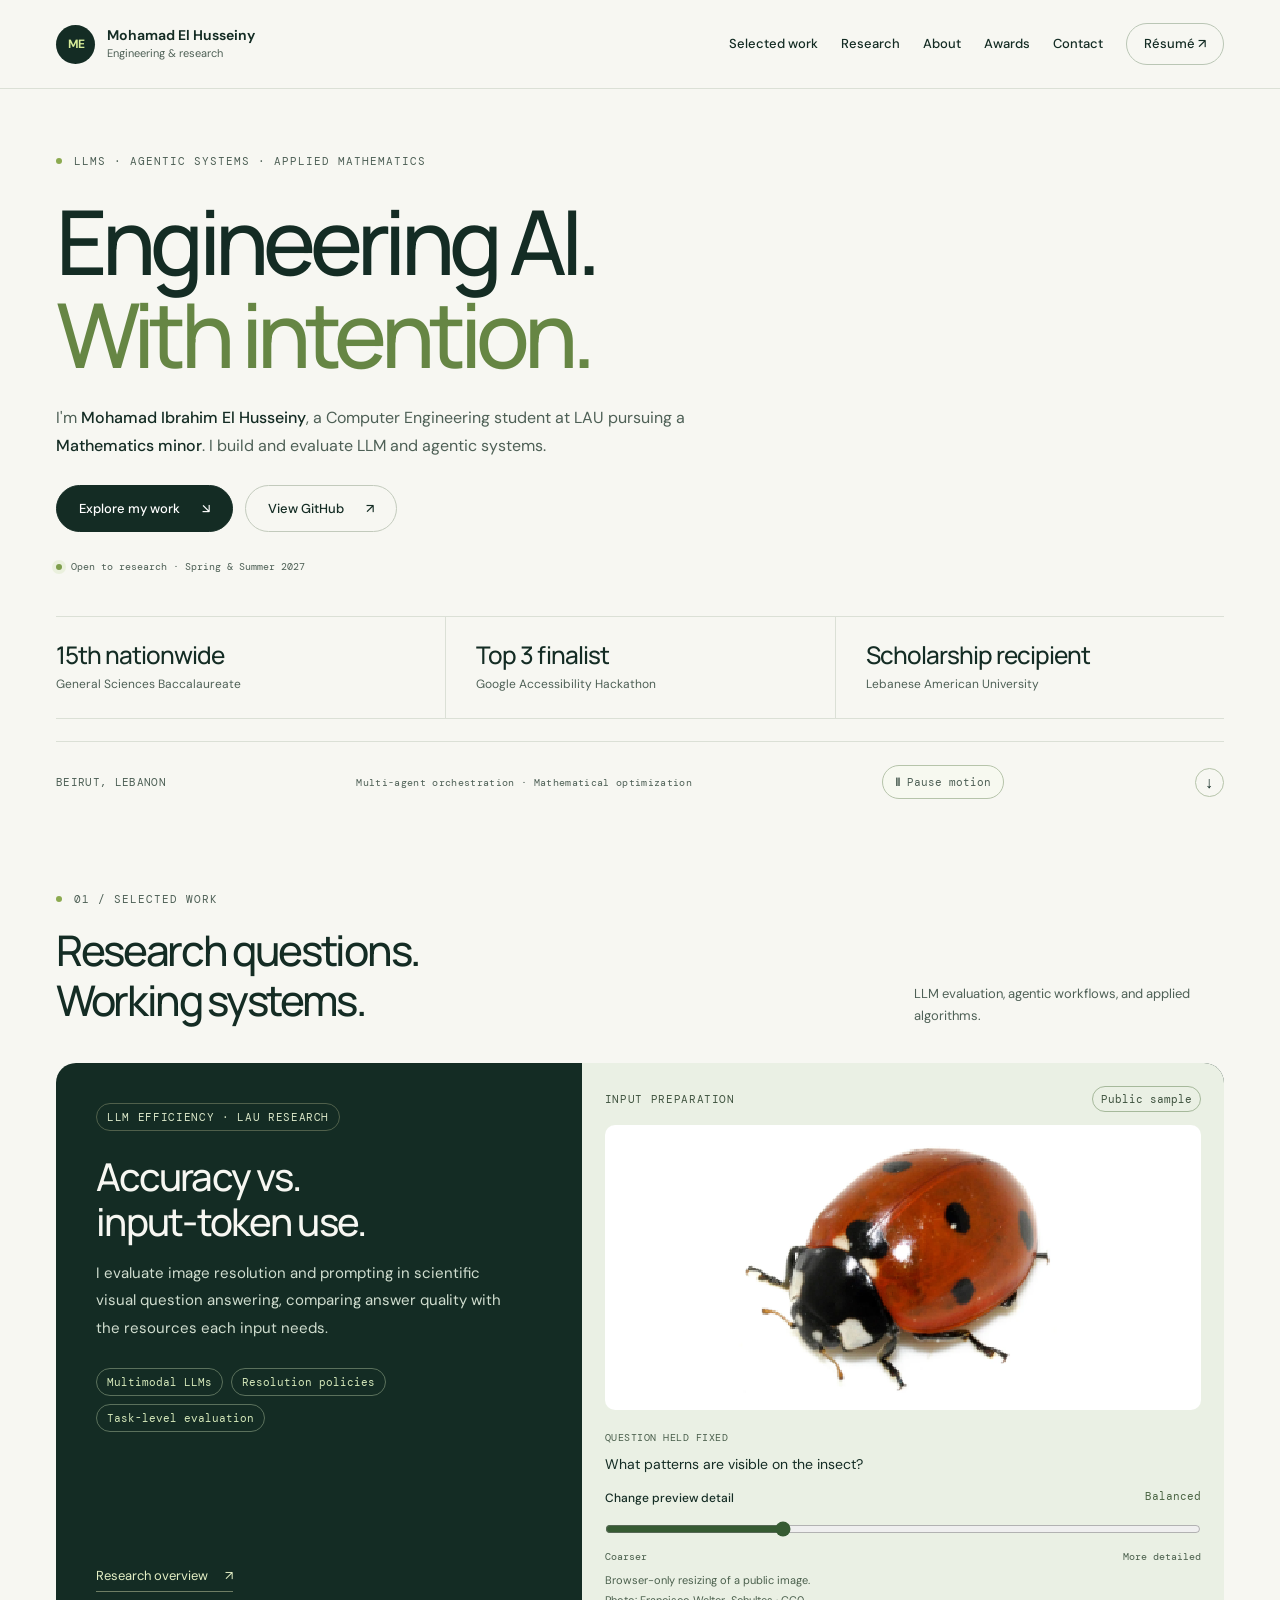
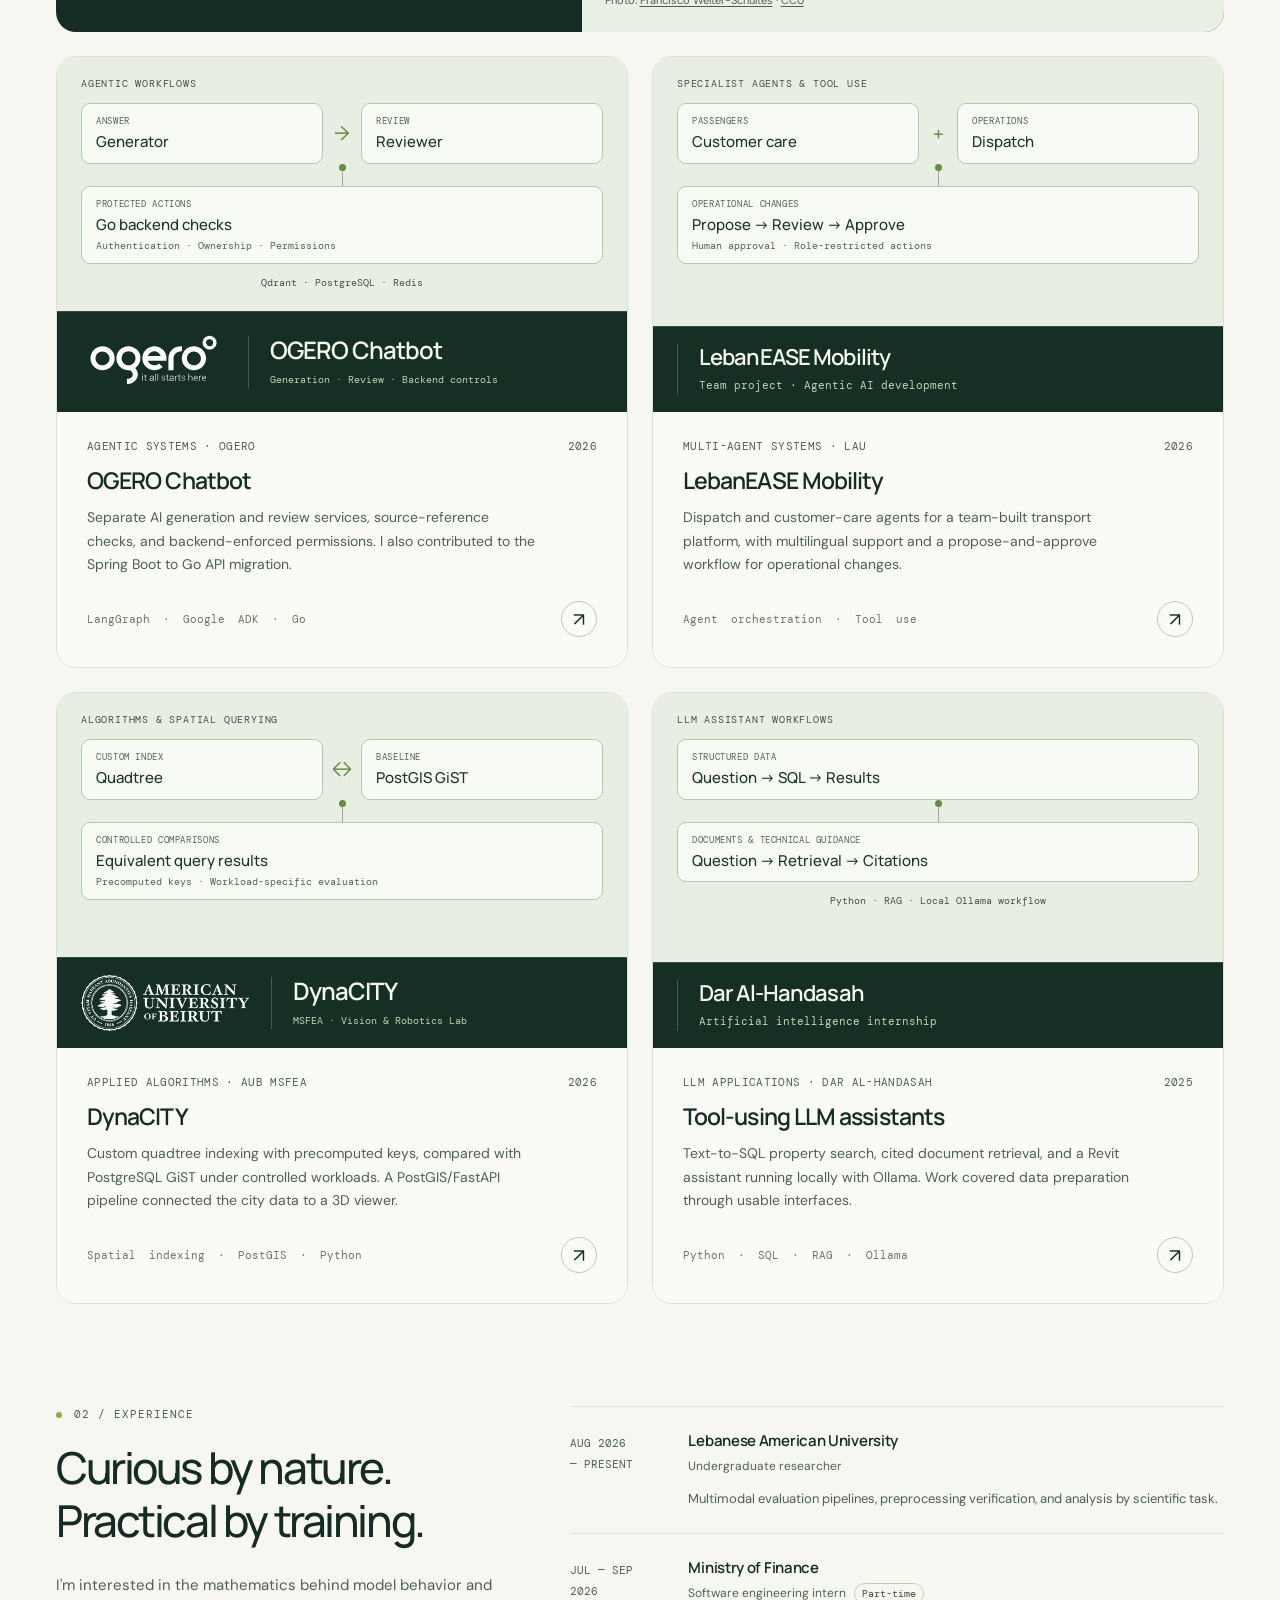
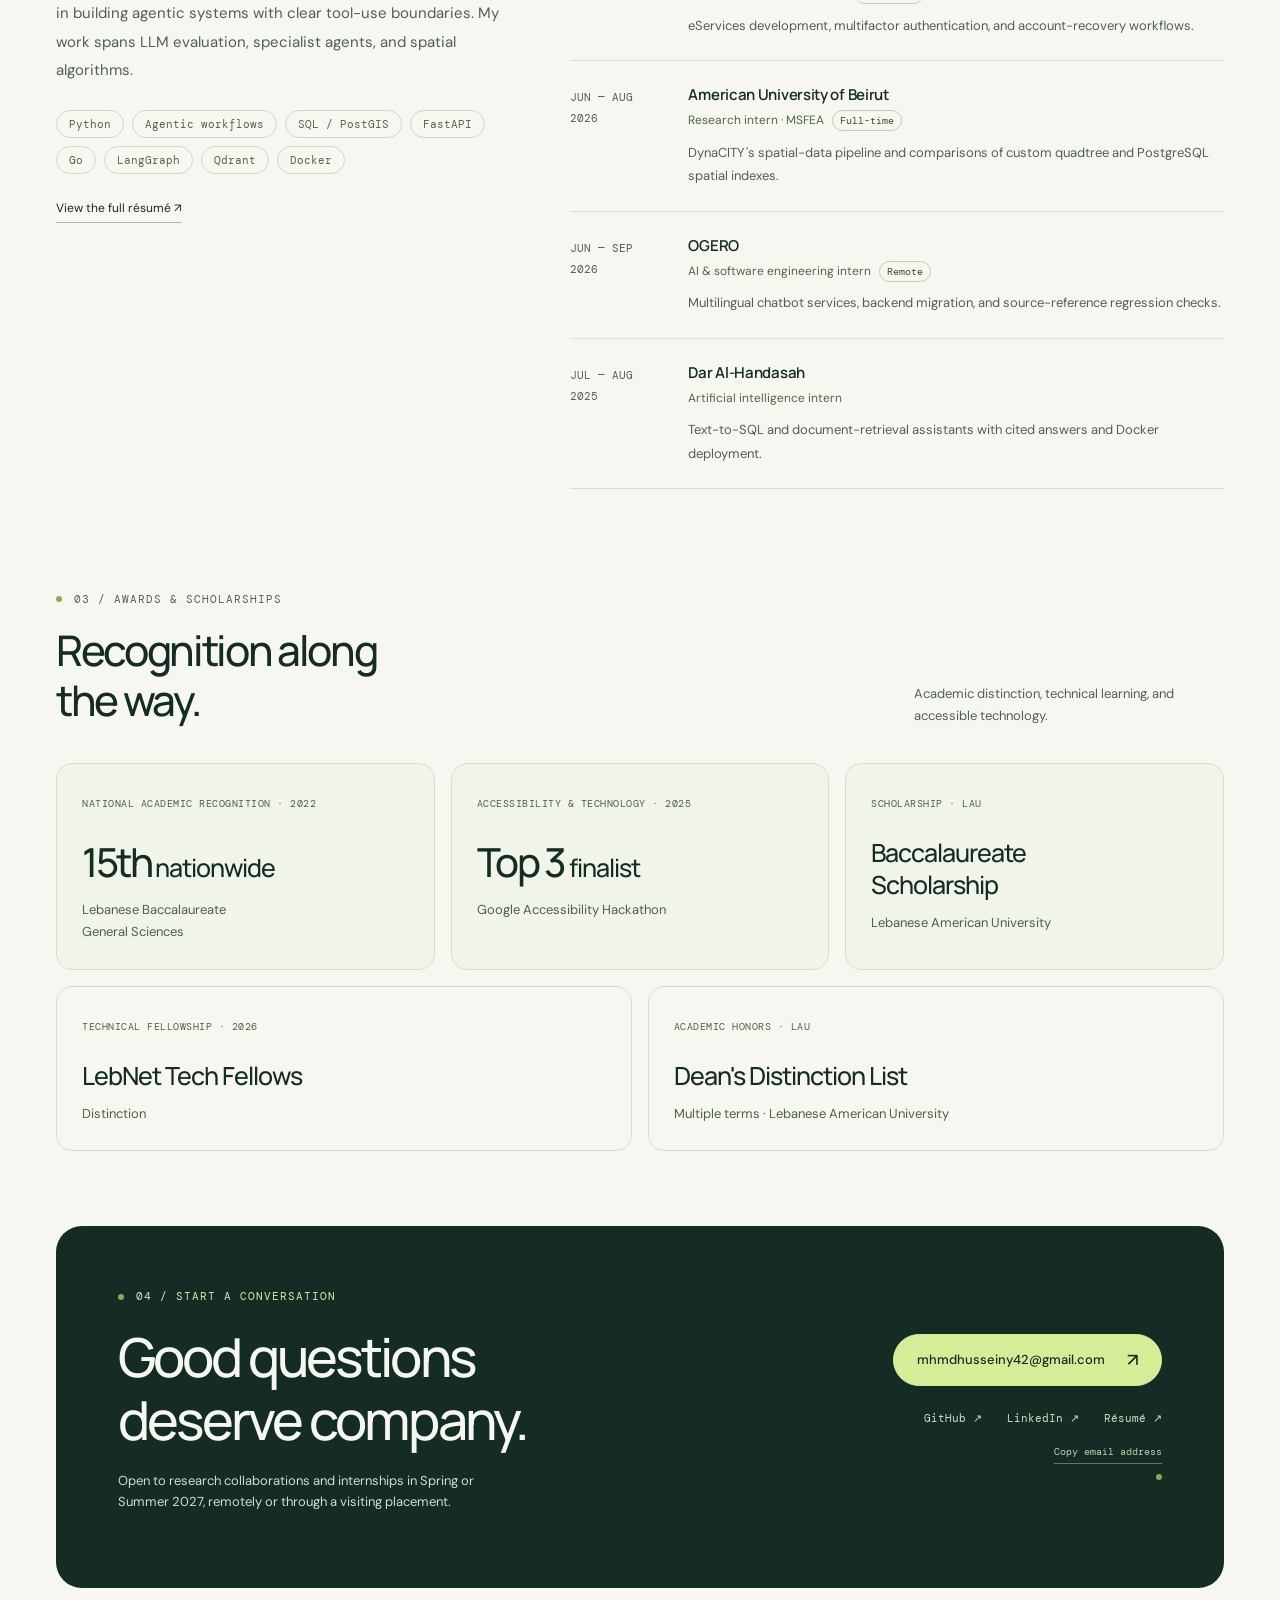
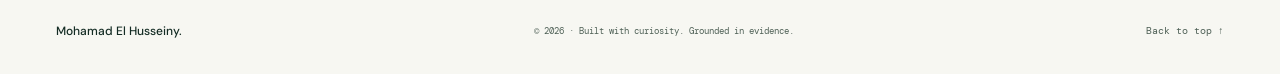
<file: index.html>
<!doctype html><html lang="en"><head><meta charset="utf-8"><meta name="viewport" content="width=device-width,initial-scale=1"><meta name="theme-color" content="#142c24"><title>Mohamad Ibrahim El Husseiny | AI Research &amp; Engineering</title><meta name="description" content="Mohamad Ibrahim El Husseiny is a Computer Engineering student at Lebanese American University pursuing a Mathematics minor and working on multimodal LLM efficiency, agentic systems, and applied algorithms."><meta name="author" content="Mohamad Ibrahim El Husseiny"><meta property="og:type" content="website"><meta property="og:site_name" content="Mohamad Ibrahim El Husseiny"><meta property="og:title" content="Mohamad Ibrahim El Husseiny | AI Research &amp; Engineering"><meta property="og:description" content="Mohamad Ibrahim El Husseiny is a Computer Engineering student at Lebanese American University pursuing a Mathematics minor and working on multimodal LLM efficiency, agentic systems, and applied algorithms."><meta property="og:image" content="https://mohamad-elhusseiny.github.io/assets/social/portfolio-agentic-math-v2.png"><meta property="og:image:type" content="image/png"><meta property="og:image:width" content="1200"><meta property="og:image:height" content="630"><meta property="og:image:alt" content="Mohamad Ibrahim El Husseiny — Research &amp; Engineering. LLMs, Agentic Systems, and Mathematics."><meta name="twitter:card" content="summary_large_image"><meta name="twitter:image" content="https://mohamad-elhusseiny.github.io/assets/social/portfolio-agentic-math-v2.png"><meta name="twitter:image:alt" content="Mohamad Ibrahim El Husseiny — Research &amp; Engineering. LLMs, Agentic Systems, and Mathematics."><link rel="canonical" href="https://mohamad-elhusseiny.github.io/"><meta property="og:url" content="https://mohamad-elhusseiny.github.io/"><meta name="robots" content="index, follow"><script type="application/ld+json">{"@context": "https://schema.org", "@graph": [{"@type": "Person", "@id": "https://mohamad-elhusseiny.github.io/#person", "name": "Mohamad Ibrahim El Husseiny", "alternateName": ["Mohamad El Husseiny", "Mohamad El-Husseiny"], "url": "https://mohamad-elhusseiny.github.io/", "jobTitle": "Computer Engineering student", "affiliation": {"@type": "CollegeOrUniversity", "name": "Lebanese American University", "url": "https://www.lau.edu.lb/"}, "sameAs": ["https://github.com/Mohamad-ElHusseiny", "https://www.linkedin.com/in/mohamad-el-husseiny/"]}, {"@type": "WebSite", "@id": "https://mohamad-elhusseiny.github.io/#website", "url": "https://mohamad-elhusseiny.github.io/", "name": "Mohamad Ibrahim El Husseiny", "alternateName": ["Mohamad El Husseiny", "Mohamad El-Husseiny"], "publisher": {"@id": "https://mohamad-elhusseiny.github.io/#person"}}, {"@type": "ProfilePage", "@id": "https://mohamad-elhusseiny.github.io/#webpage", "url": "https://mohamad-elhusseiny.github.io/", "name": "Mohamad Ibrahim El Husseiny | AI Research & Engineering", "isPartOf": {"@id": "https://mohamad-elhusseiny.github.io/#website"}, "inLanguage": "en", "mainEntity": {"@id": "https://mohamad-elhusseiny.github.io/#person"}}]}</script><link rel="icon" href="assets/favicon.svg" type="image/svg+xml"><link rel="stylesheet" href="assets/style.css"><script src="assets/app.js" defer></script><link rel="stylesheet" href="assets/motion-v2.css"><link rel="stylesheet" href="assets/project-brands-v1.css"><script src="assets/motion-v2.js" defer></script><script src="assets/input-preview-v1.js" defer></script><link rel="stylesheet" href="assets/evidence-v3.css"></head><body><div class="scroll-progress" aria-hidden="true"></div><a class="skip" href="#main">Skip to content</a><header class="header"><div class="wrap header-inner"><a class="brand" href="index.html" aria-label="Mohamad El Husseiny, home"><span class="monogram" aria-hidden="true">ME</span><span>Mohamad El Husseiny<small>Engineering & research</small></span></a><button class="menu-button" aria-label="Open navigation" aria-expanded="false" aria-controls="navigation">☰</button><nav class="nav" id="navigation" aria-label="Main navigation"><a href="index.html#work">Selected work</a><a href="research.html">Research</a><a href="index.html#about">About</a><a href="index.html#awards">Awards</a><a href="index.html#contact">Contact</a><a class="resume-link" href="resume.html">Résumé <span aria-hidden="true">↗</span></a></nav></div></header><main id="main">
<section class="hero wrap">
  <div class="hero-grid"><div class="hero-copy">
    <div class="eyebrow">LLMS · AGENTIC SYSTEMS · APPLIED MATHEMATICS</div>
    <h1><span class="hero-line">Engineering AI.</span><span class="hero-line"><em>With intention.</em></span></h1>
    <p class="intro">I'm <strong>Mohamad Ibrahim El Husseiny</strong>, a Computer Engineering student at LAU pursuing a <strong>Mathematics minor</strong>. I build and evaluate LLM and agentic systems.</p>
    <div class="actions"><a class="button" data-magnet href="#work">Explore my work <span aria-hidden="true">↘</span></a><a class="button light" data-magnet href="https://github.com/Mohamad-ElHusseiny" target="_blank" rel="noopener noreferrer">View GitHub <span aria-hidden="true">↗</span></a></div>
    <div class="availability"><span class="dot" aria-hidden="true"></span>Open to research · Spring &amp; Summer 2027</div>
  </div></div>
  <div class="proof-bar" aria-label="Selected recognition">
    <a href="#awards"><strong>15th nationwide</strong><span>General Sciences Baccalaureate</span></a>
    <a href="#awards"><strong>Top 3 finalist</strong><span>Google Accessibility Hackathon</span></a>
    <a href="#awards"><strong>Scholarship recipient</strong><span>Lebanese American University</span></a>
  </div>
  <div class="hero-end"><span>BEIRUT, LEBANON</span><span class="hero-focus">Multi-agent orchestration · Mathematical optimization</span><button class="motion-toggle" type="button" aria-pressed="false" hidden><span data-motion-label>Pause motion</span></button><a class="scroll" href="#work" aria-label="Scroll to selected work">↓</a></div>
</section>

<section class="section wrap" id="work">
  <div class="eyebrow">01 / SELECTED WORK</div>
  <div class="section-heading"><h2>Research questions.<br>Working systems.</h2><p>LLM evaluation, agentic workflows, and applied algorithms.</p></div>
  <article class="feature reveal">
    <div class="feature-copy"><span class="tag">LLM EFFICIENCY · LAU RESEARCH</span><h3>Accuracy vs.<br>input-token use.</h3><p>I evaluate image resolution and prompting in scientific visual question answering, comparing answer quality with the resources each input needs.</p><div class="research-topics"><span>Multimodal LLMs</span><span>Resolution policies</span><span>Task-level evaluation</span></div><a class="text-link" href="research.html">Research overview <span aria-hidden="true">↗</span></a></div>
    <div class="feature-art input-demo" data-input-demo>
      <div class="demo-heading"><span>INPUT PREPARATION</span><span class="demo-chip">Public sample</span></div>
      <div class="sample-image"><img class="preview-fallback" src="assets/examples/ladybird-preview.webp" width="1200" height="999" loading="lazy" decoding="async" alt="Close-up photograph of a red ladybird with black spots"><canvas data-preview-canvas hidden role="img" aria-label="The public ladybird image resized to the selected preview detail"></canvas></div>
      <div class="demo-question"><span>QUESTION HELD FIXED</span><p>What patterns are visible on the insect?</p></div>
      <div class="demo-control"><label for="input-detail">Change preview detail <output id="detail-label" for="input-detail">Balanced</output></label><input id="input-detail" type="range" min="40" max="720" step="8" value="240" aria-describedby="demo-description" disabled><div class="range-labels"><span>Coarser</span><span>More detailed</span></div></div>
      <p class="demo-description" id="demo-description">Browser-only resizing of a public image.</p>
      <p class="image-credit">Photo: <a href="https://commons.wikimedia.org/wiki/File:Coccinella-septempunctata-20-fws.jpg" target="_blank" rel="noopener noreferrer">Francisco Welter-Schultes</a> · <a href="https://creativecommons.org/publicdomain/zero/1.0/" target="_blank" rel="noopener noreferrer">CC0</a></p>
    </div>
  </article>
  <div class="projects" id="projects">
    <article class="project reveal" data-tilt>
      <div class="project-art rag branded-art system-art">
        <div class="architecture" aria-label="OGERO generation, review and backend controls"><div class="architecture-title">AGENTIC WORKFLOWS</div><div class="system-row"><div class="system-node"><span class="node-label">ANSWER</span><strong>Generator</strong></div><span class="system-arrow" aria-hidden="true">→</span><div class="system-node"><span class="node-label">REVIEW</span><strong>Reviewer</strong></div></div><div class="flow-connector" aria-hidden="true"><i></i></div><div class="system-node"><span class="node-label">PROTECTED ACTIONS</span><strong>Go backend checks</strong><small>Authentication · Ownership · Permissions</small></div><div class="architecture-note">Qdrant · PostgreSQL · Redis</div></div>
        <div class="project-brand-lockup"><div class="ogero-logo-window"><img src="assets/brands/ogero-official.svg" width="172" height="138" loading="lazy" decoding="async" alt="OGERO logo"></div><div class="project-brand-title"><strong>OGERO Chatbot</strong><span>Generation · Review · Backend controls</span></div></div>
      </div>
      <div class="project-body"><div class="project-meta"><span>AGENTIC SYSTEMS · OGERO</span><span>2026</span></div><h3>OGERO Chatbot</h3><p>Separate AI generation and review services, source-reference checks, and backend-enforced permissions. I also contributed to the Spring Boot to Go API migration.</p><div class="project-bottom"><span class="tech">LangGraph · Google ADK · Go</span><button class="icon-button" data-modal="rag" aria-label="Read about the OGERO chatbot">↗</button></div></div>
    </article>
    <article class="project reveal" data-tilt>
      <div class="project-art branded-art system-art">
        <div class="architecture" aria-label="LebanEASE specialist agents and approval workflow"><div class="architecture-title">SPECIALIST AGENTS &amp; TOOL USE</div><div class="system-row"><div class="system-node"><span class="node-label">PASSENGERS</span><strong>Customer care</strong></div><span class="system-arrow" aria-hidden="true">+</span><div class="system-node"><span class="node-label">OPERATIONS</span><strong>Dispatch</strong></div></div><div class="flow-connector" aria-hidden="true"><i></i></div><div class="system-node"><span class="node-label">OPERATIONAL CHANGES</span><strong>Propose → Review → Approve</strong><small>Human approval · Role-restricted actions</small></div></div>
        <div class="project-brand-lockup text-brand"><div class="project-brand-title"><strong>LebanEASE Mobility</strong><span>Team project · Agentic AI development</span></div></div>
      </div>
      <div class="project-body"><div class="project-meta"><span>MULTI-AGENT SYSTEMS · LAU</span><span>2026</span></div><h3>LebanEASE Mobility</h3><p>Dispatch and customer-care agents for a team-built transport platform, with multilingual support and a propose-and-approve workflow for operational changes.</p><div class="project-bottom"><span class="tech">Agent orchestration · Tool use</span><button class="icon-button" data-modal="lebanease" aria-label="Read about LebanEASE Mobility">↗</button></div></div>
    </article>
    <article class="project reveal" data-tilt>
      <div class="project-art city branded-art system-art">
        <div class="architecture" aria-label="DynaCITY spatial-index comparison overview"><div class="architecture-title">ALGORITHMS &amp; SPATIAL QUERYING</div><div class="system-row"><div class="system-node"><span class="node-label">CUSTOM INDEX</span><strong>Quadtree</strong></div><span class="system-arrow" aria-hidden="true">↔</span><div class="system-node"><span class="node-label">BASELINE</span><strong>PostGIS GiST</strong></div></div><div class="flow-connector" aria-hidden="true"><i></i></div><div class="system-node"><span class="node-label">CONTROLLED COMPARISONS</span><strong>Equivalent query results</strong><small>Precomputed keys · Workload-specific evaluation</small></div></div>
        <div class="project-brand-lockup"><img class="institution-logo" src="assets/brands/aub-official.png" width="300" height="100" loading="lazy" decoding="async" alt="American University of Beirut logo"><div class="project-brand-title"><strong>DynaCITY</strong><span>MSFEA · Vision &amp; Robotics Lab</span></div></div>
      </div>
      <div class="project-body"><div class="project-meta"><span>APPLIED ALGORITHMS · AUB MSFEA</span><span>2026</span></div><h3>DynaCITY</h3><p>Custom quadtree indexing with precomputed keys, compared with PostgreSQL GiST under controlled workloads. A PostGIS/FastAPI pipeline connected the city data to a 3D viewer.</p><div class="project-bottom"><span class="tech">Spatial indexing · PostGIS · Python</span><button class="icon-button" data-modal="dynacity" aria-label="Read about DynaCITY">↗</button></div></div>
    </article>
    <article class="project reveal" data-tilt>
      <div class="project-art branded-art system-art">
        <div class="architecture" aria-label="Dar text-to-SQL and cited retrieval assistants"><div class="architecture-title">LLM ASSISTANT WORKFLOWS</div><div class="system-node"><span class="node-label">STRUCTURED DATA</span><strong>Question → SQL → Results</strong></div><div class="flow-connector" aria-hidden="true"><i></i></div><div class="system-node"><span class="node-label">DOCUMENTS &amp; TECHNICAL GUIDANCE</span><strong>Question → Retrieval → Citations</strong></div><div class="architecture-note">Python · RAG · Local Ollama workflow</div></div>
        <div class="project-brand-lockup text-brand"><div class="project-brand-title"><strong>Dar Al-Handasah</strong><span>Artificial intelligence internship</span></div></div>
      </div>
      <div class="project-body"><div class="project-meta"><span>LLM APPLICATIONS · DAR AL-HANDASAH</span><span>2025</span></div><h3>Tool-using LLM assistants</h3><p>Text-to-SQL property search, cited document retrieval, and a Revit assistant running locally with Ollama. Work covered data preparation through usable interfaces.</p><div class="project-bottom"><span class="tech">Python · SQL · RAG · Ollama</span><button class="icon-button" data-modal="dar-assistants" aria-label="Read about the Dar LLM assistants">↗</button></div></div>
    </article>
  </div>
</section>

<section class="section wrap about" id="about"><div class="about-grid">
  <div><div class="eyebrow">02 / EXPERIENCE</div><h2>Curious by nature.<br>Practical by training.</h2><p class="bio">I'm interested in the mathematics behind model behavior and in building agentic systems with clear tool-use boundaries. My work spans LLM evaluation, specialist agents, and spatial algorithms.</p><div class="skill-list" aria-label="Selected skills"><span>Python</span><span>Agentic workflows</span><span>SQL / PostGIS</span><span>FastAPI</span><span>Go</span><span>LangGraph</span><span>Qdrant</span><span>Docker</span></div><a class="text-link" href="resume.html">View the full résumé ↗</a></div>
  <div class="timeline" aria-label="Experience timeline">
    <article class="timeline-item reveal"><div class="timeline-date">AUG 2026<br>— PRESENT</div><div><h3>Lebanese American University</h3><p class="role">Undergraduate researcher</p><p>Multimodal evaluation pipelines, preprocessing verification, and analysis by scientific task.</p></div></article>
    <article class="timeline-item reveal"><div class="timeline-date">JUL — SEP<br>2026</div><div><h3>Ministry of Finance</h3><p class="role">Software engineering intern <span class="work-mode">Part-time</span></p><p>eServices development, multifactor authentication, and account-recovery workflows.</p></div></article>
    <article class="timeline-item reveal"><div class="timeline-date">JUN — AUG<br>2026</div><div><h3>American University of Beirut</h3><p class="role">Research intern · MSFEA <span class="work-mode">Full-time</span></p><p>DynaCITY's spatial-data pipeline and comparisons of custom quadtree and PostgreSQL spatial indexes.</p></div></article>
    <article class="timeline-item reveal"><div class="timeline-date">JUN — SEP<br>2026</div><div><h3>OGERO</h3><p class="role">AI &amp; software engineering intern <span class="work-mode">Remote</span></p><p>Multilingual chatbot services, backend migration, and source-reference regression checks.</p></div></article>
    <article class="timeline-item reveal"><div class="timeline-date">JUL — AUG<br>2025</div><div><h3>Dar Al-Handasah</h3><p class="role">Artificial intelligence intern</p><p>Text-to-SQL and document-retrieval assistants with cited answers and Docker deployment.</p></div></article>
  </div>
</div></section>

<section class="section wrap awards-section" id="awards" aria-labelledby="awards-title">
  <div class="eyebrow">03 / AWARDS &amp; SCHOLARSHIPS</div><div class="section-heading"><h2 id="awards-title">Recognition along<br>the way.</h2><p>Academic distinction, technical learning, and accessible technology.</p></div>
  <div class="awards-grid">
    <article class="award-card reveal"><span class="award-category">NATIONAL ACADEMIC RECOGNITION · 2022</span><h3><span class="award-number">15th</span> nationwide</h3><p>Lebanese Baccalaureate<br>General Sciences</p></article>
    <article class="award-card reveal"><span class="award-category">ACCESSIBILITY &amp; TECHNOLOGY · 2025</span><h3><span class="award-number">Top 3</span> finalist</h3><p>Google Accessibility Hackathon</p></article>
    <article class="award-card reveal"><span class="award-category">SCHOLARSHIP · LAU</span><h3>Baccalaureate<br>Scholarship</h3><p>Lebanese American University</p></article>
    <article class="award-card reveal"><span class="award-category">TECHNICAL FELLOWSHIP · 2026</span><h3>LebNet Tech Fellows</h3><p>Distinction</p></article>
    <article class="award-card reveal"><span class="award-category">ACADEMIC HONORS · LAU</span><h3>Dean's Distinction List</h3><p>Multiple terms · Lebanese American University</p></article>
  </div>
</section>

<section class="wrap" id="contact"><div class="contact"><div><div class="eyebrow">04 / START A CONVERSATION</div><h2>Good questions<br>deserve company.</h2><p>Open to research collaborations and internships in Spring or Summer 2027, remotely or through a visiting placement.</p></div><div class="contact-right"><a class="button" href="mailto:mhmdhusseiny42@gmail.com">mhmdhusseiny42@gmail.com <span class="arrow" aria-hidden="true">↗</span></a><div class="socials"><a href="https://github.com/Mohamad-ElHusseiny" target="_blank" rel="noopener noreferrer">GitHub ↗</a><a href="https://www.linkedin.com/in/mohamad-el-husseiny" target="_blank" rel="noopener noreferrer">LinkedIn ↗</a><a href="resume.html">Résumé ↗</a></div><button class="copy-email" type="button">Copy email address</button><span id="copy-status" class="eyebrow" role="status"></span></div></div></section>
</main>
<dialog class="modal" id="dynacity" aria-labelledby="dynacity-title"><button class="modal-close" aria-label="Close project details">×</button><div class="eyebrow">SPATIAL DATA / RESEARCH INTERNSHIP</div><h2 id="dynacity-title">DynaCITY at AUB MSFEA</h2><p class="institution-context">Maroun Semaan Faculty of Engineering and Architecture · American University of Beirut</p><p>During my full-time research internship, I built a PostgreSQL/PostGIS city model, a FastAPI backend, and a browser-based 3D viewer.</p><h3>Spatial indexing and evaluation</h3><p>I compared custom quadtree point lookup with PostgreSQL spatial indexing using controlled benchmarks and result-equivalence checks. Performance depended on the query and workload.</p><div class="skill-list"><span>PostgreSQL / PostGIS</span><span>FastAPI</span><span>Python</span><span>Spatial indexing</span></div></dialog>
<dialog class="modal" id="rag" aria-labelledby="rag-title"><button class="modal-close" aria-label="Close project details">×</button><div class="eyebrow">RETRIEVAL / AI SYSTEMS INTERNSHIP</div><h2 id="rag-title">OGERO Chatbot</h2><p>During my remote internship, I worked on a multilingual chatbot with retrieval, routing, and a separate review agent.</p><h3>Backend development and reliability</h3><p>I contributed to the Spring Boot to Go API migration, preserved compatibility with the React interface, and used regression testing to check source-reference handling.</p><div class="skill-list"><span>Go</span><span>RAG</span><span>PostgreSQL</span><span>Redis</span><span>Qdrant</span></div></dialog>

<dialog class="modal" id="lebanease" aria-labelledby="lebanease-title"><button class="modal-close" aria-label="Close project details">×</button><div class="eyebrow">MULTI-AGENT SYSTEMS / TEAM PROJECT</div><h2 id="lebanease-title">LebanEASE Mobility</h2><p>As the Agentic AI Developer on a team project, I expanded a single-assistant design into dispatch and customer-care agents for bus reservation and operations support.</p><h3>Specialist roles and approval boundaries</h3><p>The work included multilingual booking guidance and a workflow in which operational changes could be proposed for human review and approval. Backend roles constrained the actions available to each user.</p><div class="skill-list"><span>Agentic AI</span><span>Tool use</span><span>Multilingual support</span><span>Human approval</span></div></dialog>
<dialog class="modal" id="dar-assistants" aria-labelledby="dar-assistants-title"><button class="modal-close" aria-label="Close project details">×</button><div class="eyebrow">LLM APPLICATIONS / AI INTERNSHIP</div><h2 id="dar-assistants-title">LLM assistants at Dar</h2><p>I developed applications for property search, governance-document retrieval, and Revit assistance, connecting natural-language questions with structured data and supporting documentation.</p><h3>From data to usable tools</h3><p>The work included text-to-SQL, cited retrieval, Gradio interfaces, and Docker packaging. The Revit assistant ran locally with Ollama.</p><div class="skill-list"><span>Python</span><span>SQL</span><span>RAG</span><span>Ollama</span><span>Gradio</span></div></dialog>

<footer class="wrap footer"><a class="footer-brand" href="index.html">Mohamad El Husseiny.</a><span>© 2026 · Built with curiosity. Grounded in evidence.</span><a class="back-top" href="#main">Back to top ↑</a></footer></body></html>
</file>
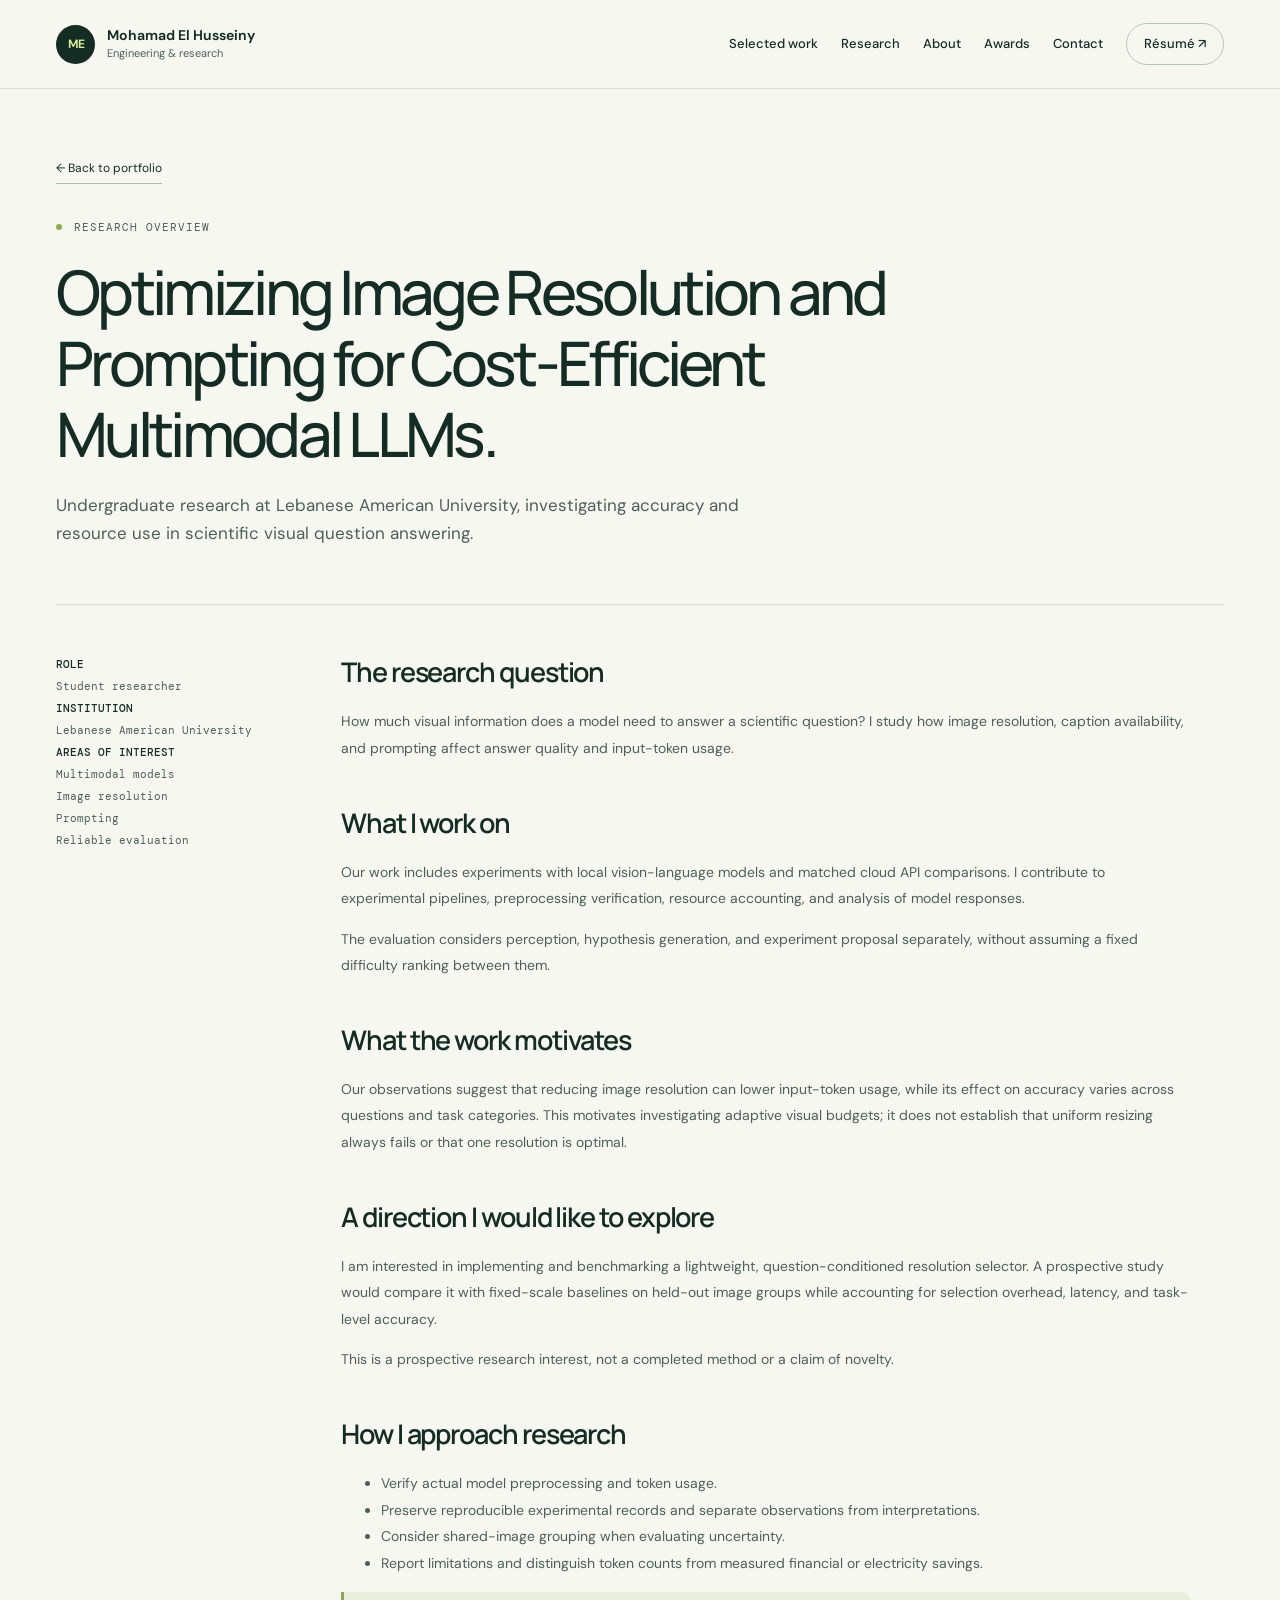
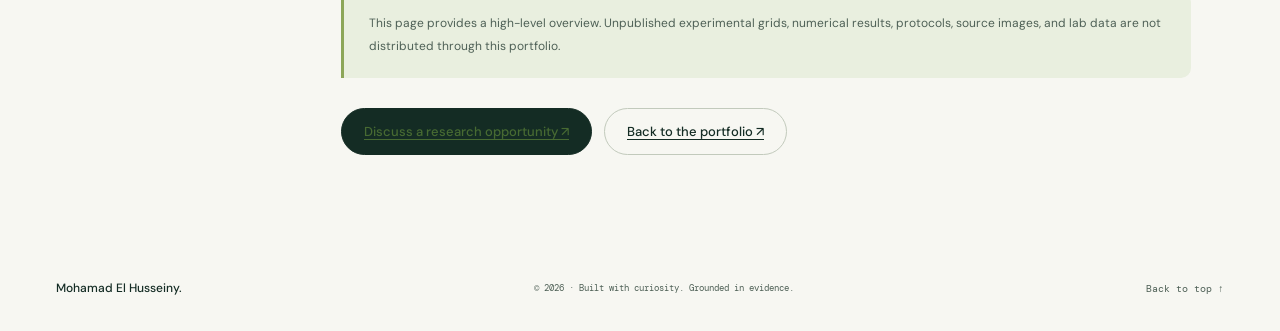
<file: research.html>
<!doctype html><html lang="en"><head><meta charset="utf-8"><meta name="viewport" content="width=device-width,initial-scale=1"><meta name="theme-color" content="#142c24"><title>Research | Mohamad Ibrahim El Husseiny</title><meta name="description" content="Research at Lebanese American University on image resolution, prompting, and accuracy-token trade-offs in multimodal AI."><meta name="author" content="Mohamad Ibrahim El Husseiny"><meta property="og:type" content="website"><meta property="og:site_name" content="Mohamad Ibrahim El Husseiny"><meta property="og:title" content="Research | Mohamad Ibrahim El Husseiny"><meta property="og:description" content="Research at Lebanese American University on image resolution, prompting, and accuracy-token trade-offs in multimodal AI."><meta property="og:image" content="https://mohamad-elhusseiny.github.io/assets/social/portfolio-agentic-math-v2.png"><meta property="og:image:type" content="image/png"><meta property="og:image:width" content="1200"><meta property="og:image:height" content="630"><meta property="og:image:alt" content="Mohamad Ibrahim El Husseiny — Research &amp; Engineering. LLMs, Agentic Systems, and Mathematics."><meta name="twitter:card" content="summary_large_image"><meta name="twitter:image" content="https://mohamad-elhusseiny.github.io/assets/social/portfolio-agentic-math-v2.png"><meta name="twitter:image:alt" content="Mohamad Ibrahim El Husseiny — Research &amp; Engineering. LLMs, Agentic Systems, and Mathematics."><link rel="canonical" href="https://mohamad-elhusseiny.github.io/research.html"><meta property="og:url" content="https://mohamad-elhusseiny.github.io/research.html"><meta name="robots" content="index, follow"><script type="application/ld+json">{"@context": "https://schema.org", "@graph": [{"@type": "Person", "@id": "https://mohamad-elhusseiny.github.io/#person", "name": "Mohamad Ibrahim El Husseiny", "alternateName": ["Mohamad El Husseiny", "Mohamad El-Husseiny"], "url": "https://mohamad-elhusseiny.github.io/", "jobTitle": "Computer Engineering student", "affiliation": {"@type": "CollegeOrUniversity", "name": "Lebanese American University", "url": "https://www.lau.edu.lb/"}, "sameAs": ["https://github.com/Mohamad-ElHusseiny", "https://www.linkedin.com/in/mohamad-el-husseiny/"]}, {"@type": "WebPage", "@id": "https://mohamad-elhusseiny.github.io/research.html#webpage", "url": "https://mohamad-elhusseiny.github.io/research.html", "name": "Research | Mohamad Ibrahim El Husseiny", "isPartOf": {"@id": "https://mohamad-elhusseiny.github.io/#website"}, "inLanguage": "en", "about": {"@id": "https://mohamad-elhusseiny.github.io/#person"}}]}</script><link rel="icon" href="assets/favicon.svg" type="image/svg+xml"><link rel="stylesheet" href="assets/style.css"><script src="assets/app.js" defer></script><link rel="stylesheet" href="assets/evidence-v3.css"></head><body><a class="skip" href="#main">Skip to content</a><header class="header"><div class="wrap header-inner"><a class="brand" href="index.html" aria-label="Mohamad El Husseiny, home"><span class="monogram" aria-hidden="true">ME</span><span>Mohamad El Husseiny<small>Engineering & research</small></span></a><button class="menu-button" aria-label="Open navigation" aria-expanded="false" aria-controls="navigation">☰</button><nav class="nav" id="navigation" aria-label="Main navigation"><a href="index.html#work">Selected work</a><a href="research.html">Research</a><a href="index.html#about">About</a><a href="index.html#awards">Awards</a><a href="index.html#contact">Contact</a><a class="resume-link" href="resume.html">Résumé <span aria-hidden="true">↗</span></a></nav></div></header><main id="main"><section class="wrap detail-header"><a class="text-link" href="index.html#work">← Back to portfolio</a><div class="eyebrow" style="margin-top:35px">RESEARCH OVERVIEW</div><h1>Optimizing Image Resolution and Prompting for Cost-Efficient Multimodal LLMs.</h1><p class="lead">Undergraduate research at Lebanese American University, investigating accuracy and resource use in scientific visual question answering.</p></section><div class="wrap detail-layout"><aside class="detail-sidebar"><div><b>ROLE</b>Student researcher</div><div><b>INSTITUTION</b>Lebanese American University</div><div><b>AREAS OF INTEREST</b>Multimodal models<br>Image resolution<br>Prompting<br>Reliable evaluation</div></aside><article class="prose"><h2>The research question</h2><p>How much visual information does a model need to answer a scientific question? I study how image resolution, caption availability, and prompting affect answer quality and input-token usage.</p><h2>What I work on</h2><p>Our work includes experiments with local vision-language models and matched cloud API comparisons. I contribute to experimental pipelines, preprocessing verification, resource accounting, and analysis of model responses.</p><p>The evaluation considers perception, hypothesis generation, and experiment proposal separately, without assuming a fixed difficulty ranking between them.</p><h2>What the work motivates</h2><p>Our observations suggest that reducing image resolution can lower input-token usage, while its effect on accuracy varies across questions and task categories. This motivates investigating adaptive visual budgets; it does not establish that uniform resizing always fails or that one resolution is optimal.</p><h2>A direction I would like to explore</h2><p>I am interested in implementing and benchmarking a lightweight, question-conditioned resolution selector. A prospective study would compare it with fixed-scale baselines on held-out image groups while accounting for selection overhead, latency, and task-level accuracy.</p><p>This is a prospective research interest, not a completed method or a claim of novelty.</p><h2>How I approach research</h2><ul><li>Verify actual model preprocessing and token usage.</li><li>Preserve reproducible experimental records and separate observations from interpretations.</li><li>Consider shared-image grouping when evaluating uncertainty.</li><li>Report limitations and distinguish token counts from measured financial or electricity savings.</li></ul><p class="inline-note">This page provides a high-level overview. Unpublished experimental grids, numerical results, protocols, source images, and lab data are not distributed through this portfolio.</p><div class="actions"><a class="button" href="mailto:mhmdhusseiny42@gmail.com">Discuss a research opportunity ↗</a><a class="button light" href="index.html#work">Back to the portfolio ↗</a></div></article></div></main><footer class="wrap footer"><a class="footer-brand" href="index.html">Mohamad El Husseiny.</a><span>© 2026 · Built with curiosity. Grounded in evidence.</span><a class="back-top" href="#main">Back to top ↑</a></footer></body></html>
</file>
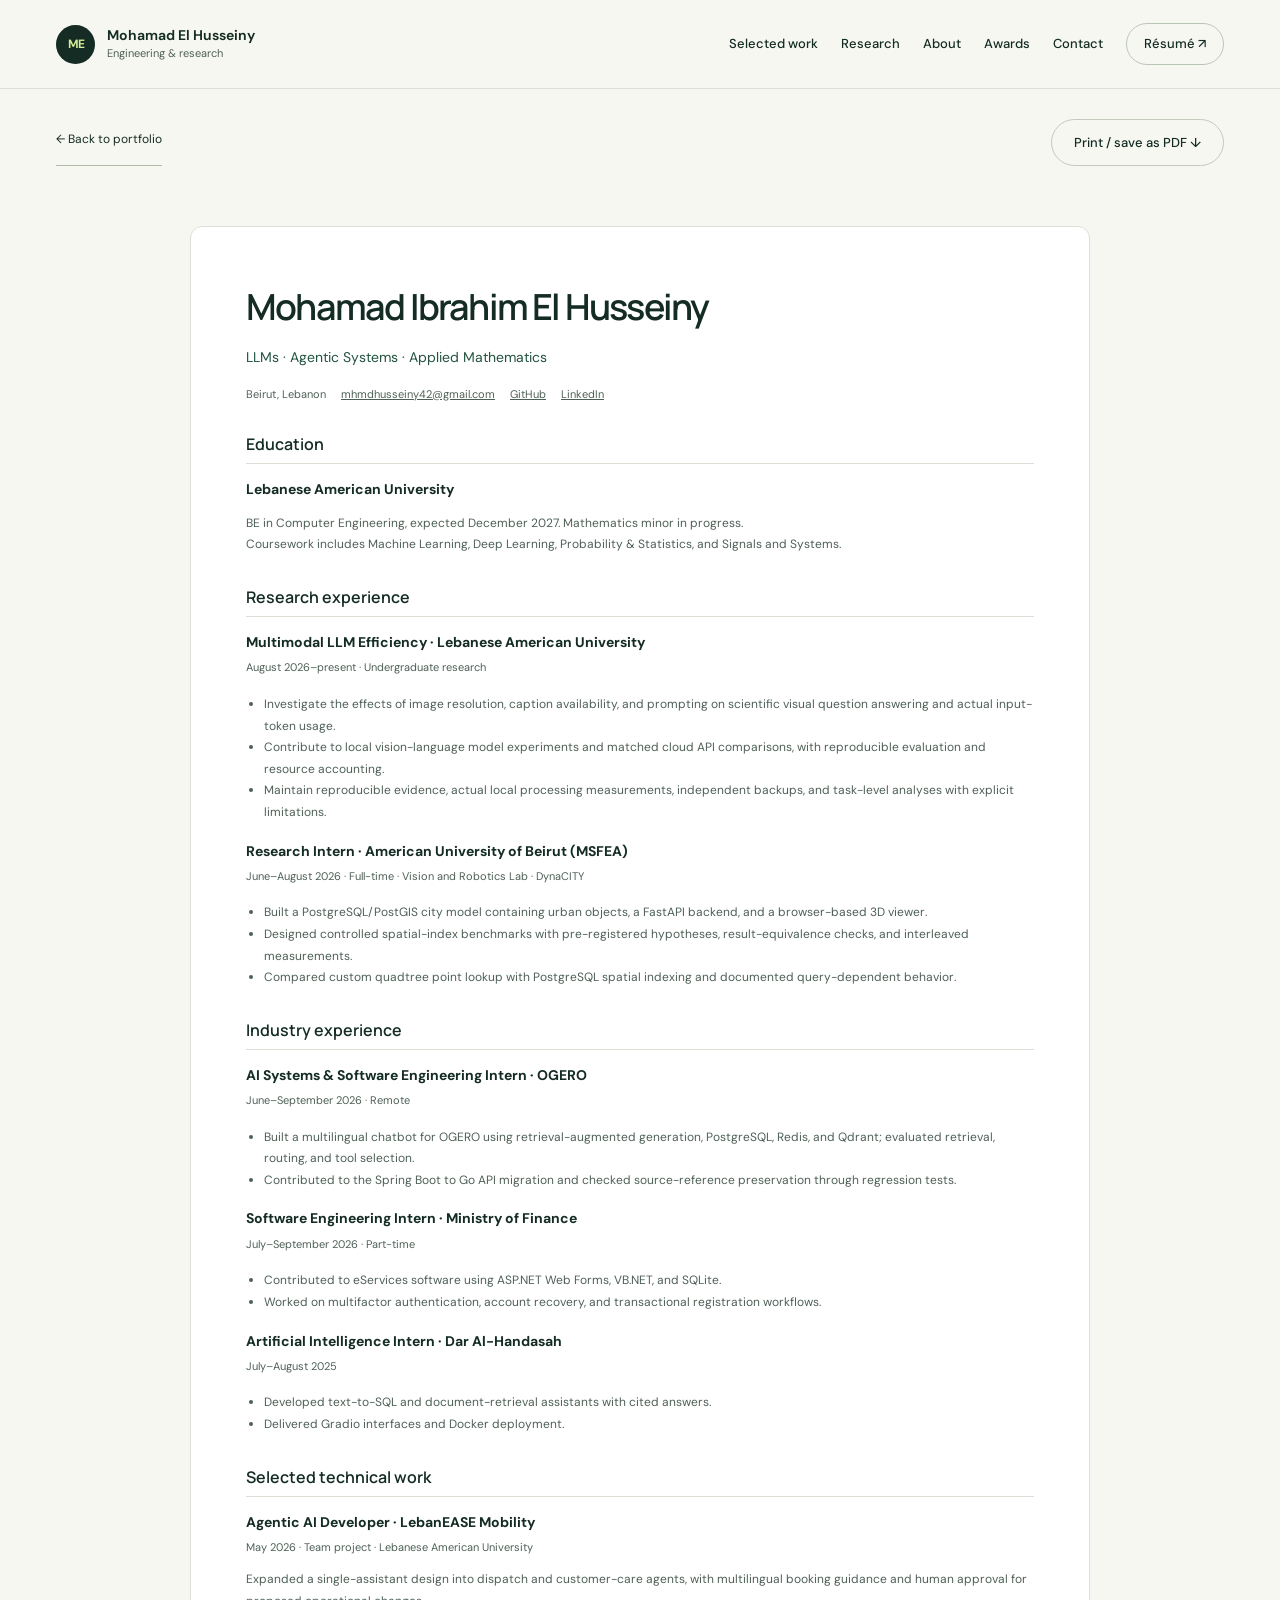
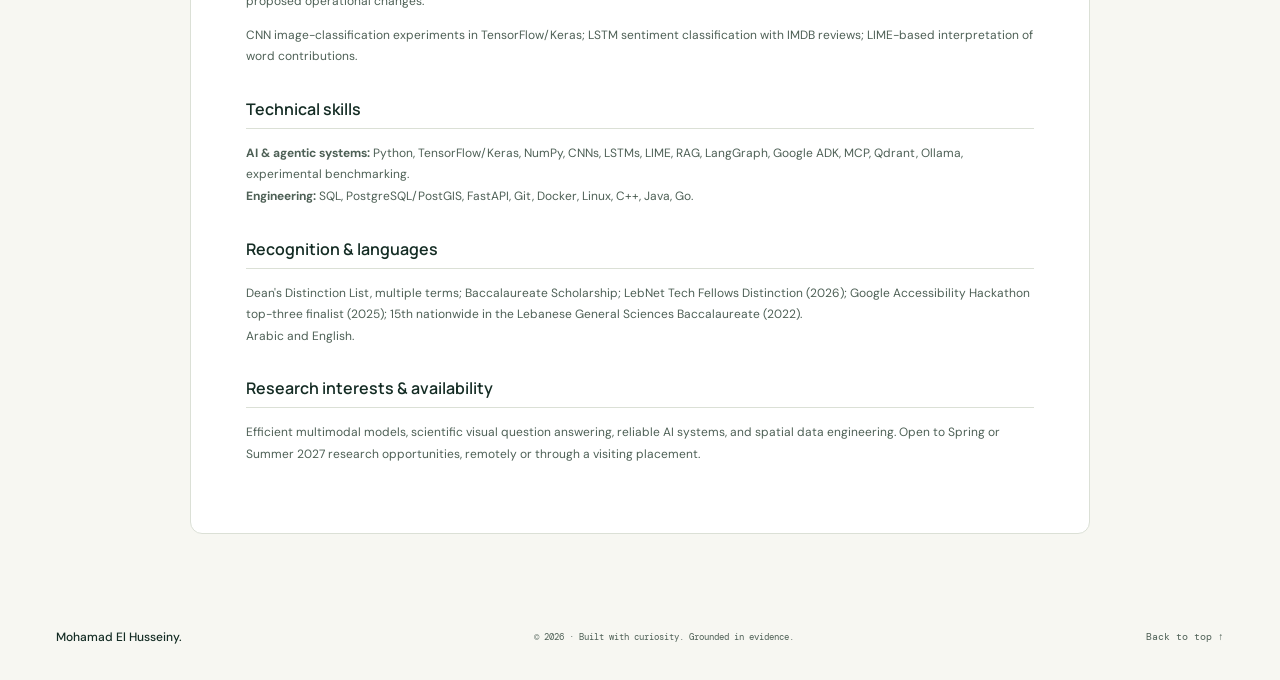
<file: resume.html>
<!doctype html><html lang="en"><head><meta charset="utf-8"><meta name="viewport" content="width=device-width,initial-scale=1"><meta name="theme-color" content="#142c24"><title>Resume | Mohamad Ibrahim El Husseiny</title><meta name="description" content="Education, research, technical projects, and engineering experience of Mohamad Ibrahim El Husseiny, Computer Engineering student at Lebanese American University."><meta name="author" content="Mohamad Ibrahim El Husseiny"><meta property="og:type" content="website"><meta property="og:site_name" content="Mohamad Ibrahim El Husseiny"><meta property="og:title" content="Resume | Mohamad Ibrahim El Husseiny"><meta property="og:description" content="Education, research, technical projects, and engineering experience of Mohamad Ibrahim El Husseiny, Computer Engineering student at Lebanese American University."><meta property="og:image" content="https://mohamad-elhusseiny.github.io/assets/social/portfolio-agentic-math-v2.png"><meta property="og:image:type" content="image/png"><meta property="og:image:width" content="1200"><meta property="og:image:height" content="630"><meta property="og:image:alt" content="Mohamad Ibrahim El Husseiny — Research &amp; Engineering. LLMs, Agentic Systems, and Mathematics."><meta name="twitter:card" content="summary_large_image"><meta name="twitter:image" content="https://mohamad-elhusseiny.github.io/assets/social/portfolio-agentic-math-v2.png"><meta name="twitter:image:alt" content="Mohamad Ibrahim El Husseiny — Research &amp; Engineering. LLMs, Agentic Systems, and Mathematics."><link rel="canonical" href="https://mohamad-elhusseiny.github.io/resume.html"><meta property="og:url" content="https://mohamad-elhusseiny.github.io/resume.html"><meta name="robots" content="index, follow"><script type="application/ld+json">{"@context": "https://schema.org", "@graph": [{"@type": "Person", "@id": "https://mohamad-elhusseiny.github.io/#person", "name": "Mohamad Ibrahim El Husseiny", "alternateName": ["Mohamad El Husseiny", "Mohamad El-Husseiny"], "url": "https://mohamad-elhusseiny.github.io/", "jobTitle": "Computer Engineering student", "affiliation": {"@type": "CollegeOrUniversity", "name": "Lebanese American University", "url": "https://www.lau.edu.lb/"}, "sameAs": ["https://github.com/Mohamad-ElHusseiny", "https://www.linkedin.com/in/mohamad-el-husseiny/"]}, {"@type": "ProfilePage", "@id": "https://mohamad-elhusseiny.github.io/resume.html#webpage", "url": "https://mohamad-elhusseiny.github.io/resume.html", "name": "Resume | Mohamad Ibrahim El Husseiny", "isPartOf": {"@id": "https://mohamad-elhusseiny.github.io/#website"}, "inLanguage": "en", "mainEntity": {"@id": "https://mohamad-elhusseiny.github.io/#person"}}]}</script><link rel="icon" href="assets/favicon.svg" type="image/svg+xml"><link rel="stylesheet" href="assets/style.css"><script src="assets/app.js" defer></script><link rel="stylesheet" href="assets/evidence-v3.css"></head><body><a class="skip" href="#main">Skip to content</a><header class="header"><div class="wrap header-inner"><a class="brand" href="index.html" aria-label="Mohamad El Husseiny, home"><span class="monogram" aria-hidden="true">ME</span><span>Mohamad El Husseiny<small>Engineering & research</small></span></a><button class="menu-button" aria-label="Open navigation" aria-expanded="false" aria-controls="navigation">☰</button><nav class="nav" id="navigation" aria-label="Main navigation"><a href="index.html#work">Selected work</a><a href="research.html">Research</a><a href="index.html#about">About</a><a href="index.html#awards">Awards</a><a href="index.html#contact">Contact</a><a class="resume-link" href="resume.html">Résumé <span aria-hidden="true">↗</span></a></nav></div></header><main id="main"><div class="wrap no-print" style="padding-top:30px;display:flex;justify-content:space-between;gap:15px"><a class="text-link" href="index.html">← Back to portfolio</a><button class="button light" id="print-resume">Print / save as PDF ↓</button></div><article class="resume-sheet"><h1>Mohamad Ibrahim El Husseiny</h1><p style="font-size:14px;color:#23533f">LLMs · Agentic Systems · Applied Mathematics</p><div class="resume-links"><span>Beirut, Lebanon</span><a href="mailto:mhmdhusseiny42@gmail.com">mhmdhusseiny42@gmail.com</a><a href="https://github.com/Mohamad-ElHusseiny">GitHub</a><a href="https://www.linkedin.com/in/mohamad-el-husseiny">LinkedIn</a></div><h2>Education</h2><h3>Lebanese American University</h3><p>BE in Computer Engineering, expected December 2027. Mathematics minor in progress.<br>Coursework includes Machine Learning, Deep Learning, Probability & Statistics, and Signals and Systems.</p><h2>Research experience</h2><h3>Multimodal LLM Efficiency · Lebanese American University</h3><div class="resume-meta">August 2026–present · Undergraduate research</div><ul><li>Investigate the effects of image resolution, caption availability, and prompting on scientific visual question answering and actual input-token usage.</li><li>Contribute to local vision-language model experiments and matched cloud API comparisons, with reproducible evaluation and resource accounting.</li><li>Maintain reproducible evidence, actual local processing measurements, independent backups, and task-level analyses with explicit limitations.</li></ul><h3>Research Intern · American University of Beirut (MSFEA)</h3><div class="resume-meta">June–August 2026 · Full-time · Vision and Robotics Lab · DynaCITY</div><ul><li>Built a PostgreSQL/PostGIS city model containing urban objects, a FastAPI backend, and a browser-based 3D viewer.</li><li>Designed controlled spatial-index benchmarks with pre-registered hypotheses, result-equivalence checks, and interleaved measurements.</li><li>Compared custom quadtree point lookup with PostgreSQL spatial indexing and documented query-dependent behavior.</li></ul><h2>Industry experience</h2><h3>AI Systems & Software Engineering Intern · OGERO</h3><div class="resume-meta">June–September 2026 · Remote</div><ul><li>Built a multilingual chatbot for OGERO using retrieval-augmented generation, PostgreSQL, Redis, and Qdrant; evaluated retrieval, routing, and tool selection.</li><li>Contributed to the Spring Boot to Go API migration and checked source-reference preservation through regression tests.</li></ul><h3>Software Engineering Intern · Ministry of Finance</h3><div class="resume-meta">July–September 2026 · Part-time</div><ul><li>Contributed to eServices software using ASP.NET Web Forms, VB.NET, and SQLite.</li><li>Worked on multifactor authentication, account recovery, and transactional registration workflows.</li></ul><h3>Artificial Intelligence Intern · Dar Al-Handasah</h3><div class="resume-meta">July–August 2025</div><ul><li>Developed text-to-SQL and document-retrieval assistants with cited answers.</li><li>Delivered Gradio interfaces and Docker deployment.</li></ul><h2>Selected technical work</h2><h3>Agentic AI Developer · LebanEASE Mobility</h3><div class="resume-meta">May 2026 · Team project · Lebanese American University</div><p>Expanded a single-assistant design into dispatch and customer-care agents, with multilingual booking guidance and human approval for proposed operational changes.</p><p>CNN image-classification experiments in TensorFlow/Keras; LSTM sentiment classification with IMDB reviews; LIME-based interpretation of word contributions.</p><h2>Technical skills</h2><p><strong>AI &amp; agentic systems:</strong> Python, TensorFlow/Keras, NumPy, CNNs, LSTMs, LIME, RAG, LangGraph, Google ADK, MCP, Qdrant, Ollama, experimental benchmarking.<br><strong>Engineering:</strong> SQL, PostgreSQL/PostGIS, FastAPI, Git, Docker, Linux, C++, Java, Go.</p><h2>Recognition & languages</h2><p>Dean's Distinction List, multiple terms; Baccalaureate Scholarship; LebNet Tech Fellows Distinction (2026); Google Accessibility Hackathon top-three finalist (2025); 15th nationwide in the Lebanese General Sciences Baccalaureate (2022).<br>Arabic and English.</p><h2>Research interests & availability</h2><p>Efficient multimodal models, scientific visual question answering, reliable AI systems, and spatial data engineering. Open to Spring or Summer 2027 research opportunities, remotely or through a visiting placement.</p></article></main><footer class="wrap footer"><a class="footer-brand" href="index.html">Mohamad El Husseiny.</a><span>© 2026 · Built with curiosity. Grounded in evidence.</span><a class="back-top" href="#main">Back to top ↑</a></footer></body></html>
</file>
<file: assets/style.css>
@import url('https://fonts.googleapis.com/css2?family=DM+Sans:wght@400;450;500;550;600;650;700&family=DM+Mono:wght@400;500&family=Manrope:wght@400;500;600;650;700;750;800&display=swap');
:root{--paper:#f7f7f2;--white:#fff;--ink:#142c24;--muted:#68756e;--green:#23533f;--acid:#d7ec99;--line:#dbe0d6;--mono:'DM Mono',monospace;--sans:'DM Sans',Arial,sans-serif;--display:'Manrope',Arial,sans-serif;--radius:20px}
*{box-sizing:border-box}html{scroll-behavior:smooth;scroll-padding-top:100px}body{margin:0;background:var(--paper);color:var(--ink);font-family:var(--sans);font-size:16px;line-height:1.65;-webkit-font-smoothing:antialiased}a{color:inherit;text-decoration:none}button,input{font:inherit}button,a{-webkit-tap-highlight-color:transparent}button{color:inherit;cursor:pointer}button:focus-visible,a:focus-visible{outline:3px solid #8eaa53;outline-offset:5px}button:disabled{cursor:default}::selection{background:var(--acid);color:var(--ink)}.wrap{width:min(1264px,calc(100% - 112px));margin-inline:auto}.skip{position:fixed;top:-80px;left:16px;z-index:100;background:var(--ink);color:white;padding:12px}.skip:focus{top:16px}.header{position:sticky;top:0;z-index:40;background:rgba(247,247,242,.95);backdrop-filter:blur(18px);border-bottom:1px solid var(--line)}.header-inner{height:88px;display:flex;align-items:center;justify-content:space-between;gap:26px}.brand{display:flex;align-items:center;gap:12px;line-height:1.25;font-size:14px;font-weight:650}.monogram{display:grid;place-items:center;width:39px;height:39px;background:var(--ink);color:var(--acid);border-radius:50%;font-size:12px;font-weight:700;letter-spacing:-1px}.brand small{display:block;color:var(--muted);font-size:11px;font-weight:400;margin-top:3px}.nav{display:flex;align-items:center;gap:31px;font-size:13px;font-weight:500}.nav a{transition:color .2s}.nav a:hover{color:#648232}.nav .resume-link{padding:9px 17px;border:1px solid #bac6b5;border-radius:100px}.nav .resume-link:hover{background:var(--acid);border-color:var(--acid)}.menu-button{display:none;border:1px solid var(--line);background:none;border-radius:50%;width:40px;height:40px}.eyebrow{font:11px/1.5 var(--mono);letter-spacing:.09em;text-transform:uppercase;color:var(--muted);display:flex;gap:12px;align-items:center}.eyebrow::before{content:'';width:6px;height:6px;background:#8caa50;border-radius:50%;flex-shrink:0}.hero{padding:78px 0 48px;position:relative}.hero-grid{display:grid;grid-template-columns:1.15fr 1fr;align-items:center;gap:55px}.hero h1{font-family:var(--display);font-weight:500;font-size:clamp(46px,5.1vw,76px);letter-spacing:-.065em;line-height:1.12;margin:25px 0}.hero h1 em{font-weight:500;font-style:normal;color:#75914a}.hero .intro{color:var(--muted);max-width:465px;font-size:16px;line-height:1.85}.hero .intro strong{font-weight:500;color:var(--ink)}.actions{display:flex;gap:12px;align-items:center;margin-top:30px;flex-wrap:wrap}.button{display:inline-flex;align-items:center;justify-content:center;gap:22px;border:1px solid var(--ink);border-radius:100px;background:var(--ink);color:white;padding:12px 22px;font-size:13px;font-weight:500;transition:transform .2s,background .2s}.button:hover{transform:translateY(-3px);background:#31533f}.button.light{background:transparent;color:var(--ink);border-color:#c2cabc}.button.light:hover{background:white}.arrow{font-size:18px;line-height:1}.availability{display:inline-flex;gap:9px;align-items:center;font:10px var(--mono);color:var(--muted);margin-top:28px}.availability .dot{height:6px;width:6px;border-radius:50%;background:#7e9e4c;box-shadow:0 0 0 4px #eaf0dd}.visual{position:relative;min-width:0}.visual-frame{background:#e9eee4;border:1px solid #d6e0ce;border-radius:var(--radius);padding:21px;position:relative;overflow:hidden}.visual-top{display:flex;align-items:center;justify-content:space-between;font:9px var(--mono);letter-spacing:.08em;color:#687762}.signal{display:flex;gap:3px}.signal i{display:block;width:3px;background:#809470;height:9px}.signal i:nth-child(2){height:13px}.signal i:nth-child(3){height:17px}.visual-canvas{width:100%;height:309px;display:block;overflow:visible}.visual-bottom{display:flex;justify-content:space-between;align-items:center;border-top:1px solid #cfd9c7;padding-top:16px;gap:12px}.visual-bottom p{font:10px/1.6 var(--mono);margin:0;color:#53674e}.visual-bottom b{font-weight:500;color:var(--ink)}.hero-scale{display:flex;background:#dfe7d6;border-radius:8px;padding:3px;gap:2px}.hero-scale button{font:10px var(--mono);border:0;background:none;border-radius:5px;padding:8px 9px}.hero-scale button[aria-pressed=true]{background:var(--paper);box-shadow:0 1px 5px #0000000d}.visual-note{font:9px var(--mono);color:var(--muted);text-align:right;margin-top:10px}.hero-end{display:flex;align-items:center;justify-content:space-between;margin-top:65px;padding-top:23px;border-top:1px solid var(--line);font:10px var(--mono);color:var(--muted);letter-spacing:.03em}.location{display:flex;gap:8px;align-items:center}.hero-end .scroll{font-size:16px;color:var(--ink)}.affiliations{display:flex;align-items:center;gap:30px;justify-content:space-between;padding:30px 0 49px;border-bottom:1px solid var(--line)}.affiliations .label{font:10px/1.6 var(--mono);color:var(--muted);max-width:100px}.affiliations .org{font-family:var(--display);font-weight:700;font-size:18px;letter-spacing:-.04em;color:#6d796e;line-height:1.2}.affiliations .org small{display:block;font:8px var(--mono);letter-spacing:0;font-weight:400;margin-top:6px}.section{padding:95px 0}.section-heading{display:flex;align-items:flex-end;justify-content:space-between;gap:32px;margin:17px 0 37px}.section-heading h2{font:500 clamp(31px,3.3vw,46px)/1.2 var(--display);letter-spacing:-.055em;margin:0}.section-heading p{font-size:13px;color:var(--muted);margin:0;max-width:290px}.text-link{font-size:12px;border-bottom:1px solid #aebca5;padding-bottom:4px;display:inline-flex;align-items:center;gap:17px}.text-link:hover{color:#6a843f}.feature{display:grid;grid-template-columns:1.07fr 1fr;background:var(--ink);border-radius:var(--radius);color:var(--paper);overflow:hidden}.feature-copy{padding:40px;display:flex;flex-direction:column;align-items:flex-start;min-width:0}.tag{display:inline-block;font:9px var(--mono);letter-spacing:.06em;text-transform:uppercase;border:1px solid #50604b;padding:6px 10px;border-radius:100px;color:#c3d8ae}.feature h3{font:500 clamp(25px,2.8vw,36px)/1.28 var(--display);letter-spacing:-.045em;margin:23px 0 15px;max-width:390px}.feature-copy p{font-size:13px;color:#b4c3b7;max-width:405px;line-height:1.85;margin:0 0 22px}.feature .text-link{margin-top:auto;color:#e4efc5;border-color:#6e7d64;padding-top:15px}.feature-art{position:relative;min-height:360px;background:#1b352c;display:flex;flex-direction:column;justify-content:center;padding:35px;overflow:hidden}.feature-art::before{content:'';position:absolute;inset:0;background-image:linear-gradient(#ffffff06 1px,transparent 1px),linear-gradient(90deg,#ffffff06 1px,transparent 1px);background-size:26px 26px}.feature-art>*{position:relative}.feature-art .panel-label{font:9px var(--mono);letter-spacing:.08em;color:#9cac94}.study-schematic{width:100%;height:176px}.study-stats{display:flex;justify-content:space-between;padding-top:23px;border-top:1px solid #47604c;gap:16px}.study-stats strong{display:block;font:500 27px var(--display);letter-spacing:-.05em;color:#e2edbf}.study-stats span{font:9px var(--mono);color:#9db398}.projects{display:grid;grid-template-columns:1fr 1fr;gap:24px;margin-top:24px}.project{border:1px solid var(--line);border-radius:var(--radius);background:#fafbf7;overflow:hidden;transition:transform .25s,border-color .25s}.project:hover{transform:translateY(-4px);border-color:#a6b696}.project-art{height:224px;overflow:hidden;position:relative;display:flex;justify-content:center;align-items:center}.project-art.city{background:#e3eade}.project-art.rag{background:#e9e8e0}.project-art svg{width:100%;height:100%}.project-body{padding:27px 30px 30px}.project-meta{display:flex;align-items:center;justify-content:space-between;color:var(--muted);font:9px var(--mono);letter-spacing:.03em}.project h3{font:600 23px var(--display);letter-spacing:-.04em;line-height:1.3;margin:13px 0 10px}.project p{font-size:13px;line-height:1.8;color:var(--muted);margin:0;max-width:450px}.project-bottom{display:flex;justify-content:space-between;align-items:center;gap:15px;margin-top:24px}.tech{font:9px var(--mono);color:#687960;word-spacing:6px}.icon-button{display:grid;place-items:center;width:36px;height:36px;flex-shrink:0;border-radius:50%;border:1px solid #bdc9b5;background:transparent;font-size:19px}.icon-button:hover{background:var(--acid)}.research-section{background:#edf0e7;border-top:1px solid var(--line);border-bottom:1px solid var(--line)}.research-intro{display:grid;grid-template-columns:1fr 1fr;gap:70px;margin-bottom:35px}.research-intro h2{font:500 clamp(31px,3.6vw,49px)/1.2 var(--display);letter-spacing:-.055em;margin:17px 0}.research-intro p{color:var(--muted);font-size:14px}.research-context{padding-top:38px}.context-meta{font:10px var(--mono);padding-top:16px;border-top:1px solid #ccd5c2;line-height:1.9;color:#63765c}.explorer{border:1px solid #ced8c5;background:#f8faf3;border-radius:var(--radius);overflow:hidden}.explorer-header{padding:23px 30px;display:flex;justify-content:space-between;align-items:center;gap:24px;border-bottom:1px solid var(--line)}.explorer-title{font-size:13px;font-weight:600}.explorer-title span{display:block;font:9px var(--mono);font-weight:400;color:var(--muted);margin-top:5px}.segmented{display:flex;padding:3px;background:#e6ebdf;border-radius:100px;gap:3px}.segmented button{background:none;border:0;border-radius:100px;padding:8px 13px;font-size:11px}.segmented button[aria-pressed=true]{background:#fff;box-shadow:0 1px 4px #00000009}.explorer-content{padding:28px 30px;display:grid;grid-template-columns:1.25fr 1fr;gap:35px}.chart{width:100%;display:block;height:auto;overflow:visible}.chart text{font-family:var(--mono);font-size:9px;fill:#75826e}.chart .axis-label{font-size:9px}.chart .chart-bar{cursor:pointer;transition:fill .25s}.chart .chart-hit{cursor:pointer}.scale-labels{display:flex;justify-content:space-around;margin:0 0 0 25px}.scale-labels button{font:10px var(--mono);padding:7px 9px;border:0;border-radius:5px;background:none;min-width:39px}.scale-labels button[aria-pressed=true]{background:var(--ink);color:#eff4dc}.metrics{display:grid;grid-template-columns:1fr 1fr;gap:10px}.metric{padding:18px;border:1px solid var(--line);border-radius:10px;min-width:0}.metric span{font:9px var(--mono);color:#6b7c63;display:block}.metric strong{display:block;font:500 clamp(23px,2.7vw,35px)/1.4 var(--display);letter-spacing:-.05em;margin:5px 0}.metric small{font-size:10px;color:var(--muted);line-height:1.5;display:block}.task-strip{margin-top:17px;border-top:1px solid var(--line);padding-top:13px}.task-row{display:flex;justify-content:space-between;font-size:11px;padding:5px 0;gap:12px}.task-row b{font-family:var(--mono);font-size:10px;font-weight:400}.explorer-foot{display:flex;gap:12px;align-items:flex-start;border-top:1px solid var(--line);padding:17px 30px;background:#f1f5e9;font-size:10px;line-height:1.8;color:#62735c}.explorer-foot .info{border:1px solid #a6b997;border-radius:50%;width:16px;height:16px;flex-shrink:0;display:grid;place-items:center;font-size:10px;margin-top:2px}.research-links{display:flex;gap:24px;margin-top:23px;flex-wrap:wrap}.about-grid{display:grid;grid-template-columns:.85fr 1.25fr;gap:100px}.about h2{font:500 44px/1.2 var(--display);letter-spacing:-.055em;margin:18px 0 24px}.about .bio{font-size:14px;color:var(--muted);line-height:1.9}.skill-list{display:flex;flex-wrap:wrap;gap:8px;margin-top:25px}.skill-list span{border:1px solid #cfd8c7;border-radius:100px;padding:6px 12px;font:10px var(--mono);color:#51654a}.timeline{border-top:1px solid var(--line)}.timeline-item{display:grid;grid-template-columns:120px 1fr;gap:20px;border-bottom:1px solid var(--line);padding:23px 0}.timeline-date{font:10px/1.9 var(--mono);color:var(--muted);padding-top:3px}.timeline-item h3{font:600 15px var(--display);letter-spacing:-.02em;margin:0}.timeline-item .role{font-size:12px;color:#64765c;margin:5px 0 9px}.timeline-item p{font-size:12px;line-height:1.8;color:var(--muted);margin:0}.recognition{display:flex;align-items:flex-start;gap:17px;border-top:1px solid var(--line);margin-top:38px;padding-top:21px;font-size:12px;color:var(--muted)}.recognition .star{color:#6f8c45;font-size:22px;line-height:1.4}.recognition strong{font-weight:500;color:var(--ink)}.contact{background:var(--ink);color:var(--paper);border-radius:26px;padding:62px;position:relative;overflow:hidden;display:grid;grid-template-columns:1.2fr 1fr;gap:40px;align-items:center}.contact .eyebrow{color:#b3c99e}.contact h2{font:500 clamp(35px,4.2vw,59px)/1.18 var(--display);letter-spacing:-.055em;margin:20px 0 18px}.contact p{font-size:13px;color:#adbdaf;max-width:390px}.contact-right{text-align:right}.contact .button{background:var(--acid);border-color:var(--acid);color:var(--ink);padding:14px 23px}.contact .button:hover{background:#e1f5b0}.socials{display:flex;gap:25px;justify-content:flex-end;margin-top:25px;font:11px var(--mono);color:#d1dfc4}.copy-email{margin-top:15px;border:0;border-bottom:1px solid #647761;background:none;font:10px var(--mono);color:#c0d1b3;padding:5px 0}.footer{display:flex;justify-content:space-between;align-items:center;padding:35px 0;color:var(--muted);font:9px var(--mono);gap:20px}.footer .footer-brand{font-family:var(--sans);font-size:12px;font-weight:500;color:var(--ink)}.footer a:hover{color:var(--ink)}.back-top{font:10px var(--mono)}.reveal{opacity:1;transform:none}body.js-motion .reveal:not(.is-visible){opacity:0;transform:translateY(18px)}.reveal{transition:opacity .6s,transform .6s}.modal{max-width:690px;width:calc(100% - 32px);border:1px solid var(--line);border-radius:20px;background:var(--paper);color:var(--ink);padding:40px;box-shadow:0 25px 100px #0003}.modal::backdrop{background:#12281ebb;backdrop-filter:blur(6px)}.modal-close{float:right;border:1px solid var(--line);border-radius:50%;width:34px;height:34px;background:white;font-size:20px}.modal h2{font:500 31px/1.25 var(--display);letter-spacing:-.045em;margin:20px 0}.modal p{font-size:14px;color:var(--muted);line-height:1.85}.modal ul{padding-left:20px;font-size:13px;color:var(--muted);line-height:1.9}.modal .callout{background:#e7eddd;padding:18px;border-radius:10px;font-size:12px}.detail-header{padding:65px 0 40px;border-bottom:1px solid var(--line)}.detail-header h1{font:500 clamp(36px,4.8vw,65px)/1.15 var(--display);letter-spacing:-.06em;max-width:880px;margin:22px 0}.detail-header .lead{color:var(--muted);max-width:750px;font-size:17px}.detail-layout{display:grid;grid-template-columns:220px 1fr;gap:65px;padding:48px 0 90px}.detail-sidebar{font:11px/2 var(--mono);color:var(--muted)}.detail-sidebar b{display:block;color:var(--ink);margin-top:22px;font-weight:500}.detail-sidebar b:first-child{margin-top:0}.prose{max-width:850px}.prose h2{font:600 27px var(--display);letter-spacing:-.04em;margin:0 0 18px}.prose h2:not(:first-child){margin-top:42px}.prose h3{font:600 17px var(--display);margin-top:25px}.prose p,.prose li{font-size:14px;color:var(--muted);line-height:1.9}.prose a{color:#476a32;text-decoration:underline;text-underline-offset:3px}.table-scroll{overflow:auto}.data-table{border-collapse:collapse;width:100%;margin:25px 0;font-size:12px;text-align:left;white-space:nowrap}.data-table th{font:10px var(--mono);color:#65795c;background:#e9efdf;font-weight:400}.data-table th,.data-table td{padding:12px 15px;border-bottom:1px solid var(--line)}.data-table td:first-child{font-weight:500}.inline-note{padding:20px 25px;background:#e9efdf;border-left:3px solid #8ca658;border-radius:0 10px 10px 0;font-size:12px!important}.resume-sheet{max-width:900px;margin:60px auto;padding:55px;background:white;border:1px solid var(--line);border-radius:12px}.resume-sheet h1{font:600 36px var(--display);letter-spacing:-.05em;margin:0}.resume-sheet h2{font:600 16px var(--display);margin:30px 0 14px;border-bottom:1px solid var(--line);padding-bottom:8px}.resume-sheet h3{font-size:14px;margin-bottom:4px}.resume-sheet p,.resume-sheet li{font-size:12px;color:var(--muted);line-height:1.8}.resume-sheet ul{padding-left:18px}.resume-links{display:flex;flex-wrap:wrap;gap:15px;font-size:11px;color:var(--muted)}.resume-links a{text-decoration:underline}.resume-meta{font-size:11px;color:var(--muted)}
@media(max-width:650px){.brand>span:last-child{white-space:nowrap}.nav{display:none;position:absolute;left:20px;right:20px;top:72px;flex-direction:column;align-items:stretch;background:var(--paper);padding:20px;border:1px solid var(--line);border-radius:12px;box-shadow:0 12px 20px #0001}.nav.open{display:flex}.nav a:nth-child(3){display:block}.nav .resume-link{text-align:center}.menu-button{display:block}}
@media(min-width:1500px){.hero{padding-top:100px}.visual-canvas{height:345px}}
@media(max-width:1100px){.wrap{width:calc(100% - 64px)}.hero-grid{gap:30px}.hero h1{font-size:56px}.visual-frame{padding:18px}.visual-canvas{height:290px}.about-grid{gap:55px}.feature-copy{padding:32px}.feature-art{padding:28px}.contact{padding:46px}.explorer-content{gap:24px}.metric{padding:14px}}
@media(max-width:800px){.wrap{width:calc(100% - 40px)}.header-inner{height:74px}.brand{font-size:12px}.nav{gap:18px;font-size:12px}.nav a:nth-child(3){display:none}.hero{padding-top:50px}.hero-grid{grid-template-columns:1fr;gap:42px}.hero h1{font-size:clamp(46px,9vw,70px);max-width:600px}.hero .intro{max-width:550px}.visual{max-width:590px;width:100%;margin:auto}.visual-canvas{height:310px}.hero-end{margin-top:38px}.affiliations{gap:20px;flex-wrap:wrap;justify-content:flex-start}.affiliations .label{width:100%;max-width:100%}.affiliations .org{flex:1;font-size:15px;min-width:100px}.section{padding:65px 0}.section-heading{align-items:flex-start}.feature{grid-template-columns:1fr}.feature-art{min-height:300px}.feature-copy h3{max-width:500px}.feature-copy p{max-width:520px}.projects{gap:16px}.project-art{height:190px}.project-body{padding:22px}.project h3{font-size:20px}.research-intro{grid-template-columns:1fr;gap:0}.research-context{padding-top:0}.explorer-content{grid-template-columns:1fr;gap:25px}.explorer-header{padding:20px;align-items:flex-start}.metrics{grid-template-columns:1fr 1fr}.metric strong{font-size:32px}.about-grid{grid-template-columns:1fr;gap:38px}.about h2{font-size:36px}.about .bio{max-width:550px}.contact{grid-template-columns:1fr;gap:20px;padding:38px}.contact-right{text-align:left}.socials{justify-content:flex-start}.contact h2{font-size:43px}.footer{flex-wrap:wrap}.detail-layout{grid-template-columns:1fr;gap:35px}.detail-sidebar{display:flex;flex-wrap:wrap;gap:25px}.detail-sidebar b{margin:0}.resume-sheet{margin:30px 20px;padding:30px}}
@media(max-width:500px){.nav{display:none;position:absolute;left:20px;right:20px;top:72px;flex-direction:column;align-items:stretch;background:var(--paper);padding:20px;border:1px solid var(--line);border-radius:12px;box-shadow:0 12px 20px #0001}.nav.open{display:flex}.nav a:nth-child(3){display:block}.nav .resume-link{text-align:center}.menu-button{display:block}.hero h1{font-size:47px}.hero .intro{font-size:14px}.hero .eyebrow{font-size:9px;gap:8px}.visual-canvas{height:256px}.visual-frame{padding:15px}.visual-top{font-size:8px}.visual-bottom p{font-size:8px}.hero-scale button{padding:7px;font-size:9px}.hero-end{font-size:8px}.section-heading{display:block}.section-heading p,.section-heading .text-link{margin-top:20px}.projects{grid-template-columns:1fr}.project-art{height:220px}.feature-copy{padding:27px}.feature-art{padding:25px}.study-stats strong{font-size:25px}.study-stats span{font-size:8px}.explorer-header{display:block}.segmented{margin-top:16px;width:max-content}.explorer-content{padding:23px 17px}.explorer-foot{padding:17px 20px}.scale-labels button{font-size:9px;padding:7px;min-width:31px}.timeline-item{grid-template-columns:87px 1fr;gap:14px}.timeline-date{font-size:9px}.timeline-item h3{font-size:14px}.contact{padding:28px}.contact h2{font-size:37px}.contact .button{font-size:11px;padding:13px 16px;gap:13px}.socials{gap:20px}.modal{padding:27px}.detail-header{padding-top:40px}.detail-header h1{font-size:36px}.data-table th,.data-table td{padding:10px}.resume-sheet{padding:25px}.resume-sheet h1{font-size:28px}}
@media(prefers-reduced-motion:reduce){html{scroll-behavior:auto}*,*::before,*::after{animation:none!important;transition:none!important}.reveal,body.js-motion .reveal:not(.is-visible){opacity:1;transform:none}}
@media print{.header,.footer,.no-print{display:none!important}body{background:white}.resume-sheet{margin:0;padding:0;border:0;max-width:none}.resume-sheet h1{font-size:27px}.resume-sheet h2{font-size:13px;margin:17px 0 7px}.resume-sheet p,.resume-sheet li{font-size:10px;line-height:1.55}.resume-sheet h3{font-size:11px;break-after:avoid}.resume-sheet a{color:inherit}.resume-sheet ul{margin-top:5px}a{overflow-wrap:anywhere}.detail-layout{display:block}.detail-sidebar{margin-bottom:25px}.prose p,.prose li{font-size:11px}.detail-header{padding:0}.wrap{width:100%}.detail-header h1{font-size:30px}@page{size:A4;margin:16mm}}
</file>
<file: assets/motion-v2.css>
/* Bespoke photographic art direction and compositor-friendly motion. */
.scroll-progress{position:fixed;inset:0 0 auto;height:3px;z-index:80;background:#8ba75d;transform:scaleX(0);transform-origin:left;pointer-events:none}
.header{transition:box-shadow .3s,background .3s}.header.has-scrolled{background:rgba(247,247,242,.88);box-shadow:0 8px 35px #142c2408}
.hero{padding-top:48px;padding-bottom:30px}.hero-grid{grid-template-columns:1.08fr 1fr;gap:52px;min-height:570px}.hero-copy{padding:15px 0 25px;position:relative;z-index:2}
.hero h1{font-size:clamp(48px,5.2vw,76px);line-height:1.08;margin:26px 0;letter-spacing:-.065em}.hero-line{display:block}.hero h1 em{color:#668644}.hero .intro{max-width:460px;line-height:1.85}
.hero-stage{height:572px;position:relative;isolation:isolate;border:1px solid #d9e1d0;border-radius:28px;background:radial-gradient(ellipse at 50% 45%,#e8eddf 0%,#e3eadb 48%,#d9e2cf 100%);overflow:hidden;transform:perspective(1200px) rotateX(var(--tilt-x,0deg)) rotateY(var(--tilt-y,0deg));transition:transform .25s ease-out;will-change:transform}
.stage-halo{position:absolute;width:380px;height:380px;top:70px;left:calc(50% - 190px);background:radial-gradient(circle,#fff9 0%,#edf5d48c 40%,transparent 70%);transform:translate3d(var(--glow-x,0px),var(--glow-y,0px),0);pointer-events:none}
.stage-top{position:absolute;inset:25px 25px auto;z-index:3;display:flex;justify-content:space-between;align-items:center;gap:15px;font:9px var(--mono);letter-spacing:.1em;color:#53694b}.stage-index{display:flex;align-items:center;gap:8px}.stage-index::before{content:'';width:5px;height:5px;border-radius:50%;background:#6d8a41;box-shadow:0 0 0 4px #76914812}
.hero-object-wrap{position:absolute;inset:49px 10px 88px;display:block;transform:translate3d(var(--object-x,0px),var(--object-y,0px),0);transition:transform .4s ease-out;pointer-events:none}.hero-object{display:block;height:100%;width:100%;object-fit:contain;filter:drop-shadow(0 23px 25px #18311d24);transform-origin:50% 65%;will-change:transform}
.stage-bottom{position:absolute;inset:auto 25px 23px;z-index:3;display:flex;justify-content:space-between;align-items:center;gap:15px;border-top:1px solid #a5b69c66;padding-top:16px}.stage-bottom p{font:10px/1.65 var(--mono);color:#5c7251;margin:0}.stage-bottom strong{display:block;color:#253f2d;font-weight:500}
.motion-toggle{display:inline-flex;align-items:center;gap:7px;border:1px solid #b6c4aa;background:#f7faf1bd;border-radius:100px;padding:9px 12px;font:9px var(--mono);white-space:nowrap}.motion-toggle[hidden]{display:none}.motion-toggle:hover{background:#fff}.motion-toggle::before{content:'Ⅱ';font-size:11px;font-weight:600}.motion-toggle[aria-pressed=true]::before{content:'▶';font-size:9px}
.stage-caption{font:9px var(--mono);color:#718267;display:flex;align-items:center;justify-content:space-between;margin:12px 5px 0;gap:20px}.stage-caption span:last-child{opacity:.7}
.hero-end{margin-top:35px}.hero-end .scroll{display:grid;place-items:center;width:29px;height:29px;border:1px solid #b6c4aa;border-radius:50%}
.motion-band{margin:6px 0 13px;overflow:hidden;border-block:1px solid #dce3d4;background:#eef2e7;padding:16px 0;user-select:none}.motion-band-track{width:max-content;display:flex;align-items:center;gap:44px;will-change:transform}.motion-band-group{display:flex;align-items:center;gap:44px;padding-right:0;font:11px var(--mono);letter-spacing:.12em;color:#77876a}.motion-band-group i{font-style:normal;color:#9cb665;font-size:19px}.affiliations{padding-top:30px}
.feature-art.research-lab{min-height:400px;padding:0;background:radial-gradient(ellipse at 65% 40%,#34543e,#142c24 72%)}.feature-art.research-lab::before{background:none}.research-lab .lens-closeup{position:absolute;width:72%;height:110%;object-fit:contain;right:-1%;top:-11%;transform:rotate(-13deg);filter:blur(var(--focus-blur,1px)) drop-shadow(0 18px 18px #0005);transition:filter .2s}
.lab-caption{position:absolute;top:29px;left:29px;right:29px;display:flex;justify-content:space-between;font:9px var(--mono);letter-spacing:.08em;color:#c8d5b5}.lab-note{position:absolute;left:29px;bottom:107px;max-width:165px;font:500 20px/1.35 var(--display);letter-spacing:-.04em;color:#e9f3cf}.lab-note span{display:block;color:#a5be8f}
.focus-control{position:absolute;left:29px;right:29px;bottom:25px;padding-top:17px;border-top:1px solid #71856370;color:#c4d3b5}.focus-control[hidden]{display:none}.focus-control label{display:flex;justify-content:space-between;font:9px var(--mono);gap:15px}.focus-control input{width:100%;height:20px;accent-color:#d7ec99;margin-top:10px;cursor:ew-resize}.focus-control small{display:block;font:8px var(--mono);color:#9cb08d;margin-top:3px}
.project[data-tilt]{position:relative;transform:perspective(1000px) translateY(var(--lift,0px)) rotateX(var(--tilt-x,0deg)) rotateY(var(--tilt-y,0deg));transition:transform .25s ease-out,border-color .25s,box-shadow .3s;will-change:transform}.project[data-tilt]:hover{--lift:-6px;border-color:#9eaf8e;box-shadow:0 20px 55px #142c2410}
.project-art{height:290px;background:#1a3025!important}.project-art img{width:100%;height:100%;object-fit:cover;display:block;transform:scale(1.025);transition:transform 1s cubic-bezier(.2,.7,.2,1)}.project:hover .project-art img{transform:scale(1.085)}.project-art .image-kicker{position:absolute;left:20px;top:20px;background:#f4f7ecdf;backdrop-filter:blur(12px);color:#263e2c;border:1px solid #ffffff70;border-radius:100px;padding:6px 10px;font:8px var(--mono);letter-spacing:.08em}.project-art .concept-label{position:absolute;right:15px;bottom:12px;padding:4px 7px;border-radius:4px;background:#10271bb8;color:#e0e9d3;font:8px var(--mono)}
.project-body{background:#fafbf7;position:relative}.project .icon-button{transition:transform .3s,background .3s}.project:hover .icon-button{transform:rotate(-35deg);background:#dfebc9}.project:focus-within{border-color:#8ca469}
.button[data-magnet]{transform:translate3d(var(--magnet-x,0px),var(--magnet-y,0px),0);transition:transform .2s ease-out,background .2s}.button[data-magnet] .arrow{display:inline-block;transition:transform .3s}.button[data-magnet]:hover .arrow{transform:translate(3px,-2px)}
body.js-motion .reveal{transition:opacity .8s cubic-bezier(.2,.7,.2,1),transform .8s cubic-bezier(.2,.7,.2,1),filter .8s}.has-motion.js-motion .reveal:not(.is-visible){transform:translateY(30px);filter:blur(3px)}.has-motion.js-motion .reveal.is-visible{filter:blur(0)}
.has-motion .hero-object{animation:lens-float 9s ease-in-out infinite}.has-motion .stage-halo{animation:light-breathe 9s ease-in-out infinite}.has-motion .motion-band-track{animation:word-drift 35s linear infinite}.has-motion .hero-copy>.eyebrow{animation:arrive .8s both}.has-motion .hero-line:nth-child(1){animation:arrive .9s .08s both}.has-motion .hero-line:nth-child(2){animation:arrive .9s .2s both}.has-motion .hero-copy>.intro{animation:arrive .9s .32s both}.has-motion .hero-copy>.actions{animation:arrive .9s .42s both}.has-motion .hero-copy>.availability{animation:arrive .9s .52s both}.has-motion .stage-index::before{animation:status-breathe 3s ease-in-out infinite}
.motion-paused *,.motion-suspended *{animation-play-state:paused!important}.motion-paused .reveal{opacity:1!important;transform:none!important;filter:none!important;transition:none!important}.motion-paused .hero-stage,.motion-paused .project,.motion-paused .button[data-magnet]{transform:none!important}
@keyframes lens-float{0%,100%{transform:translate3d(0,7px,0) rotate(-2deg)}50%{transform:translate3d(0,-11px,0) rotate(2deg)}}
@keyframes light-breathe{0%,100%{opacity:.7}50%{opacity:1}}
@keyframes status-breathe{0%,100%{box-shadow:0 0 0 4px #76914812}50%{box-shadow:0 0 0 7px #76914809}}
@keyframes word-drift{to{transform:translateX(calc(-50% - var(--marquee-half,22px)))}}
@keyframes arrive{from{opacity:0;transform:translateY(24px);filter:blur(4px)}to{opacity:1;transform:translateY(0);filter:blur(0)}}
@media(min-width:1500px){.hero{padding-top:60px}.hero-stage{height:625px}.hero-grid{gap:70px}}
@media(max-width:1100px){.hero-grid{gap:30px}.hero-stage{height:525px}.hero h1{font-size:58px}.project-art{height:245px}}
@media(max-width:800px){.hero{padding-top:35px}.hero-grid{grid-template-columns:1fr;gap:20px;min-height:0}.hero-copy{padding-bottom:10px}.hero h1{font-size:clamp(46px,8.6vw,68px)}.hero-stage{height:565px;max-width:590px;margin:auto}.visual{max-width:590px}.stage-caption{max-width:580px;margin:12px auto 0}.hero-end{margin-top:28px}.motion-band{padding:12px 0}.motion-band-group{font-size:10px;gap:30px}.motion-band-track{gap:30px}.feature-art.research-lab{min-height:370px}.project-art{height:230px}}
@media(max-width:800px){.motion-band-track{--marquee-half:15px}}
@media(max-width:720px){.projects{grid-template-columns:1fr}.project-art{height:300px}}
@media(max-width:500px){.hero h1{font-size:48px}.hero-stage{height:490px;border-radius:22px}.hero-object-wrap{inset:40px 0 95px}.stage-top{inset:21px 19px auto;font-size:8px}.stage-bottom{inset:auto 19px 20px}.stage-bottom p{font-size:9px}.motion-toggle{font-size:8px;padding:8px 10px}.stage-caption{font-size:8px;padding:0 3px}.stage-caption span:last-child{max-width:150px;text-align:right}.project-art{height:250px}.lab-caption{font-size:8px;left:23px;right:23px}.lab-note{left:23px;font-size:19px;max-width:140px}.focus-control{left:23px;right:23px}.research-lab .lens-closeup{right:-10%;width:82%}.motion-band-group{gap:24px;font-size:9px}}
@media(prefers-reduced-motion:reduce){.hero-stage,.project[data-tilt],.hero-object-wrap,.button[data-magnet]{transform:none!important}.reveal{filter:none!important}.hero-line,.hero-copy>*{opacity:1!important;filter:none!important}.project-art img{transform:none!important}.hero-object{will-change:auto}}
</file>
<file: assets/project-brands-v1.css>
/* Official institutional marks identify the user's internship projects. */
.project-art.branded-art{height:320px}
.project-art .project-brand-lockup{position:absolute;inset:auto 0 0;z-index:2;min-height:102px;display:flex;align-items:center;gap:22px;padding:17px 24px;background:linear-gradient(120deg,#122d24f5,#17372bef);border-top:1px solid #ffffff24;backdrop-filter:blur(12px);color:#fff}
.project-art .project-brand-lockup .institution-logo{width:168px;height:56px;object-fit:contain;object-position:left center;display:block;transform:none!important;transition:none;filter:none}
.project-art .project-brand-lockup .ogero-logo-window{position:relative;width:145px;height:66px;overflow:hidden;flex-shrink:0}
.project-art .project-brand-lockup .ogero-logo-window img{position:absolute;left:0;top:-27px;width:145px;height:116.3px;object-fit:contain;transform:none!important;transition:none;filter:none}
.project-brand-title{min-width:0;padding-left:21px;border-left:1px solid #ffffff38}
.project-brand-title strong{display:block;font:600 24px/1.2 var(--display);letter-spacing:-.04em;color:#f4f7eb}
.project-brand-title span{display:block;font:9px/1.6 var(--mono);color:#c0d1b4;margin-top:7px}
.project-art.branded-art .concept-label{top:17px;bottom:auto;right:17px;background:#10271bc9}
.project-art.branded-art>img{object-position:center 40%}
.project-art.branded-art.rag>img{object-position:center 48%}
.modal .institution-context{font:10px/1.7 var(--mono);color:#617953;margin-top:10px}
@media(max-width:1100px){.project-art .project-brand-lockup{gap:15px;padding-inline:19px}.project-art .project-brand-lockup .institution-logo{width:145px;height:49px}.project-brand-title{padding-left:15px}.project-brand-title strong{font-size:21px}}
@media(max-width:800px){.project-art.branded-art{height:300px}.project-art .project-brand-lockup{gap:12px;padding:14px 17px}.project-art .project-brand-lockup .institution-logo{width:118px;height:40px}.project-art .project-brand-lockup .ogero-logo-window{width:118px}.project-art .project-brand-lockup .ogero-logo-window img{left:-10px}.project-brand-title{padding-left:12px}.project-brand-title strong{font-size:20px}.project-brand-title span{font-size:8px}}
@media(max-width:720px){.project-art.branded-art{height:320px}.project-art .project-brand-lockup{padding-inline:22px;gap:22px}.project-art .project-brand-lockup .institution-logo{width:168px;height:56px}.project-art .project-brand-lockup .ogero-logo-window{width:145px}.project-art .project-brand-lockup .ogero-logo-window img{left:0}.project-brand-title{padding-left:21px}.project-brand-title strong{font-size:24px}.project-brand-title span{font-size:9px}}
@media(max-width:440px){.project-art.branded-art{height:295px}.project-art .project-brand-lockup{gap:13px;padding:14px 17px}.project-art .project-brand-lockup .institution-logo{width:135px;height:45px}.project-art .project-brand-lockup .ogero-logo-window{width:125px}.project-art .project-brand-lockup .ogero-logo-window img{left:-7px}.project-brand-title{padding-left:13px}.project-brand-title strong{font-size:21px}.project-brand-title span{font-size:8px}.project-meta{gap:12px;align-items:flex-start}.project-meta>span:first-child{max-width:calc(100% - 38px)}}
@media(max-width:350px){.project-art .project-brand-lockup{gap:10px;padding-inline:12px}.project-art .project-brand-lockup .institution-logo{width:112px;height:38px}.project-art .project-brand-lockup .ogero-logo-window{width:107px}.project-art .project-brand-lockup .ogero-logo-window img{left:-15px}.project-brand-title{padding-left:10px}.project-brand-title strong{font-size:19px}}
</file>
<file: assets/evidence-v3.css>
:root{--muted:#4e6056}
.hero{padding-top:64px;padding-bottom:20px}.hero-grid{grid-template-columns:1fr;min-height:0;gap:0}.hero-copy{max-width:980px;padding:0}.hero h1{font-size:clamp(54px,7vw,96px);line-height:1.04;margin:24px 0}.hero .intro{max-width:690px;font-size:16px;line-height:1.75}.hero .actions{margin-top:25px}.hero-end{margin-top:22px;font-size:11px}.motion-toggle{font-size:11px}.motion-toggle::before{content:'Ⅱ'}.motion-toggle[aria-pressed=true]::before{content:'▶'}
.proof-bar{display:grid;grid-template-columns:repeat(3,1fr);margin-top:38px;border-block:1px solid var(--line)}.proof-bar a{padding:23px 24px 23px 0;display:flex;flex-direction:column;gap:6px;transition:color .2s}.proof-bar a+a{padding-left:30px;border-left:1px solid var(--line)}.proof-bar strong{font:500 clamp(18px,1.9vw,26px)/1.2 var(--display);letter-spacing:-.04em}.proof-bar span{font-size:12px;color:var(--muted)}.proof-bar a:hover{color:#66843e}
.section{padding-top:72px;padding-bottom:30px}.section-heading p{max-width:310px}.feature{grid-template-columns:.9fr 1.1fr}.feature-copy{padding:40px;gap:0}.feature h3{font-size:clamp(28px,3vw,42px);line-height:1.18}.feature-copy p{font-size:15px;color:#d0ddcf}.feature .tag{font-size:11px;color:#dae7c8}.research-topics{display:flex;flex-wrap:wrap;gap:8px;margin:3px 0 35px}.research-topics span{font:11px var(--mono);color:#d4e7b9;border:1px solid #5b715c;border-radius:100px;padding:6px 10px}.feature .text-link{font-size:13px}
.feature-art.input-demo{display:block;background:#eaf0e4;padding:23px;color:#142c24;min-height:0}.feature-art.input-demo::before{display:none}.demo-heading{display:flex;align-items:center;justify-content:space-between;gap:10px;font:11px var(--mono);letter-spacing:.06em;margin-bottom:13px;color:#405440}.demo-chip{font:11px var(--mono);border:1px solid #a6b99b;border-radius:100px;padding:5px 8px;letter-spacing:0}.sample-image{background:#fff;border-radius:10px;overflow:hidden;display:grid;place-items:center;height:285px}.sample-image img,.sample-image canvas{width:100%;height:100%;object-fit:contain;max-height:285px;display:block}.sample-image [hidden]{display:none}.sample-image canvas{image-rendering:pixelated}.demo-question{padding-top:13px}.demo-question>span{font:10px var(--mono);color:#4a5f4c;letter-spacing:.05em}.demo-question p{font-size:14px;line-height:1.45;margin:5px 0 14px}.demo-control label{display:flex;justify-content:space-between;gap:10px;font-size:12px;font-weight:500}.demo-control output{color:#4a6443;font:11px var(--mono)}.demo-control input{width:100%;accent-color:#365b32;margin:9px 0 1px;cursor:ew-resize;min-height:24px}.range-labels{display:flex;justify-content:space-between;font:10px var(--mono);color:#4a5f4c}.demo-description,.image-credit{font-size:11px;line-height:1.5;margin:9px 0 0;color:#4a5f4c}.image-credit{margin-top:4px}.image-credit a{text-decoration:underline;text-underline-offset:2px}.input-demo a:hover{color:#142c24}
.project-art.system-art{height:355px!important;display:block;background:#e9eee3!important}.architecture{padding:20px 24px 105px;position:relative;height:100%;box-sizing:border-box}.architecture-title{font:10px var(--mono);letter-spacing:.08em;color:#40553f;margin-bottom:13px}.system-node{border:1px solid #b7c7a8;border-radius:9px;padding:11px 14px;background:#f8faf4;min-width:0;position:relative}.system-node strong{font:500 15px var(--display);display:block;color:#1a3627;line-height:1.3}.node-label{font:9px var(--mono);letter-spacing:.07em;color:#53674c;display:block;margin-bottom:5px}.system-node small{display:block;font:10px var(--mono);color:#53674c;margin-top:5px}.system-row{display:grid;grid-template-columns:1fr 26px 1fr;align-items:center;gap:6px}.system-arrow{text-align:center;color:#6e8c4a;font-size:20px}.flow-connector{height:22px;width:1px;margin:0 auto;background:#9bae8d;position:relative}.flow-connector i{position:absolute;top:0;left:-3px;width:7px;height:7px;border-radius:50%;background:#668d3e}.has-motion .flow-connector i{animation:request-flow 2.8s ease-in-out infinite}.storage-row{display:grid;grid-template-columns:repeat(3,1fr);gap:8px}.storage-row>span{padding:9px 4px;border:1px solid #b7c7a8;background:#f8faf4;border-radius:8px;text-align:center;font:11px var(--mono);color:#1b3b29}.storage-row small{display:block;font:10px var(--mono);margin-top:4px;color:#53674c}.architecture-note{font:10px var(--mono);text-align:center;margin-top:12px;color:#40553f}.system-art .project-brand-lockup{background:#152f25;bottom:0;min-height:78px}.project-meta,.tech{font-size:11px!important}.project-body p{font-size:14px;line-height:1.7}.project-brand-title span{font-size:10px!important}
.about-grid{gap:70px;grid-template-columns:.85fr 1.25fr}.about .bio{font-size:15px}.about .text-link{margin-top:25px}.timeline-item{grid-template-columns:100px 1fr;gap:18px}.timeline-date{font-size:11px}.timeline-item .role{font-size:12px;color:#4e6648}.timeline-item p{font-size:13px}.work-mode{display:inline-block;font:10px var(--mono);color:#35502e;border:1px solid #bfccb3;border-radius:100px;padding:3px 7px;margin-left:5px;white-space:nowrap}.skill-list span{font-size:11px}
.awards-section{padding-bottom:75px}.awards-grid{display:grid;grid-template-columns:repeat(6,1fr);gap:16px}.award-card{grid-column:span 2;border:1px solid #d4dfca;border-radius:16px;padding:25px;background:#f0f4e9;position:relative;transition:background .25s,transform .25s}.award-card:nth-child(n+4){grid-column:span 3;background:transparent}.award-card:hover{background:#e7efda;transform:translateY(-4px)}.award-category{font:10px/1.7 var(--mono);letter-spacing:.05em;color:#4c6245}.award-card h3{font:500 25px/1.25 var(--display);letter-spacing:-.04em;margin:22px 0 12px}.award-number{font-size:40px;letter-spacing:-.06em}.award-card p{font-size:13px;line-height:1.7;color:#4b6148;margin:0}.contact p{color:#d1ddcf}.contact .eyebrow{font-size:11px;color:#d6e9b4}#copy-status{margin-top:10px;justify-content:flex-end;font-size:11px}.resume-meta{line-height:1.8}.nav{gap:23px}.nav a:nth-child(3){display:block}
@keyframes request-flow{0%,20%{transform:translateY(0);opacity:0}30%{opacity:1}80%{transform:translateY(16px);opacity:1}100%{transform:translateY(16px);opacity:0}}
@media(min-width:1600px){.sample-image,.sample-image img,.sample-image canvas{height:320px;max-height:320px}.hero h1{font-size:100px}}
@media(max-width:1000px){.feature-copy{padding:28px}.feature{grid-template-columns:.85fr 1fr}.about-grid{gap:36px}.architecture{padding-inline:17px}.proof-bar a+a{padding-left:20px}.system-node{padding:10px}.project-brand-title span{font-size:9px!important}.nav{gap:17px;font-size:12px}}
@media(max-width:800px){.hero{padding-top:45px}.hero h1{font-size:clamp(52px,9vw,76px)}.feature{grid-template-columns:1fr}.feature-copy{padding:30px}.feature-copy p{max-width:600px}.feature-art.input-demo{padding:24px}.sample-image{height:320px}.sample-image img,.sample-image canvas{max-height:320px}.about-grid{grid-template-columns:1fr;gap:32px}.awards-grid{grid-template-columns:1fr 1fr}.award-card,.award-card:nth-child(n+4){grid-column:auto}.award-card:last-child{grid-column:1/-1}.project-art.system-art{height:340px!important}.architecture{padding-bottom:98px}.system-art .project-brand-lockup{min-height:74px}.proof-bar strong{font-size:20px}.proof-bar span{font-size:11px}.section{padding-top:58px}.hero .intro{font-size:15px}.award-card{padding:22px}}
@media(max-width:560px){.hero{padding-top:36px}.hero h1{font-size:50px;letter-spacing:-.06em}.hero .eyebrow{font-size:10px}.proof-bar{grid-template-columns:1fr;margin-top:28px}.proof-bar a,.proof-bar a+a{padding:16px 0;border-left:0;display:grid;grid-template-columns:1fr 1.1fr;align-items:center;gap:15px}.proof-bar a+a{border-top:1px solid var(--line)}.proof-bar strong{font-size:18px}.proof-bar span{font-size:11px;line-height:1.5}.hero-end{font-size:10px}.hero .intro{font-size:14px}.section-heading p{font-size:14px}.feature-copy{padding:27px}.feature h3{font-size:32px}.feature-copy p{font-size:14px}.feature-art.input-demo{padding:18px}.sample-image{height:255px}.sample-image img,.sample-image canvas{max-height:255px}.research-topics span{font-size:10px}.awards-grid{grid-template-columns:1fr}.award-card,.award-card:nth-child(n+4),.award-card:last-child{grid-column:auto}.award-card h3{margin-top:16px}.timeline-item{grid-template-columns:80px 1fr;gap:13px}.timeline-date{font-size:10px}.work-mode{margin:4px 0 0 4px}.about h2{font-size:34px}.architecture{padding:20px 20px 100px}.project-art.system-art{height:355px!important}.demo-heading{font-size:10px}.demo-chip{font-size:10px}.motion-toggle{padding:8px 10px;font-size:10px}.award-category{font-size:10px}.awards-section{padding-bottom:50px}.nav a:nth-child(3){display:block}}
@media(prefers-reduced-motion:reduce){.flow-connector i{animation:none!important}.award-card{transition:none}.award-card:hover{transform:none}}
.hero-focus{font:10px var(--mono);color:#4e6056;text-align:center}.text-brand .project-brand-title strong{font-size:22px}.text-brand .project-brand-title span{font-size:11px!important}.text-brand{padding-left:24px}.projects .project{scroll-margin-top:100px}.architecture .system-node strong{overflow-wrap:anywhere}
@media(max-width:800px){.hero-focus{display:none}.text-brand .project-brand-title strong{font-size:21px}}
</file>
